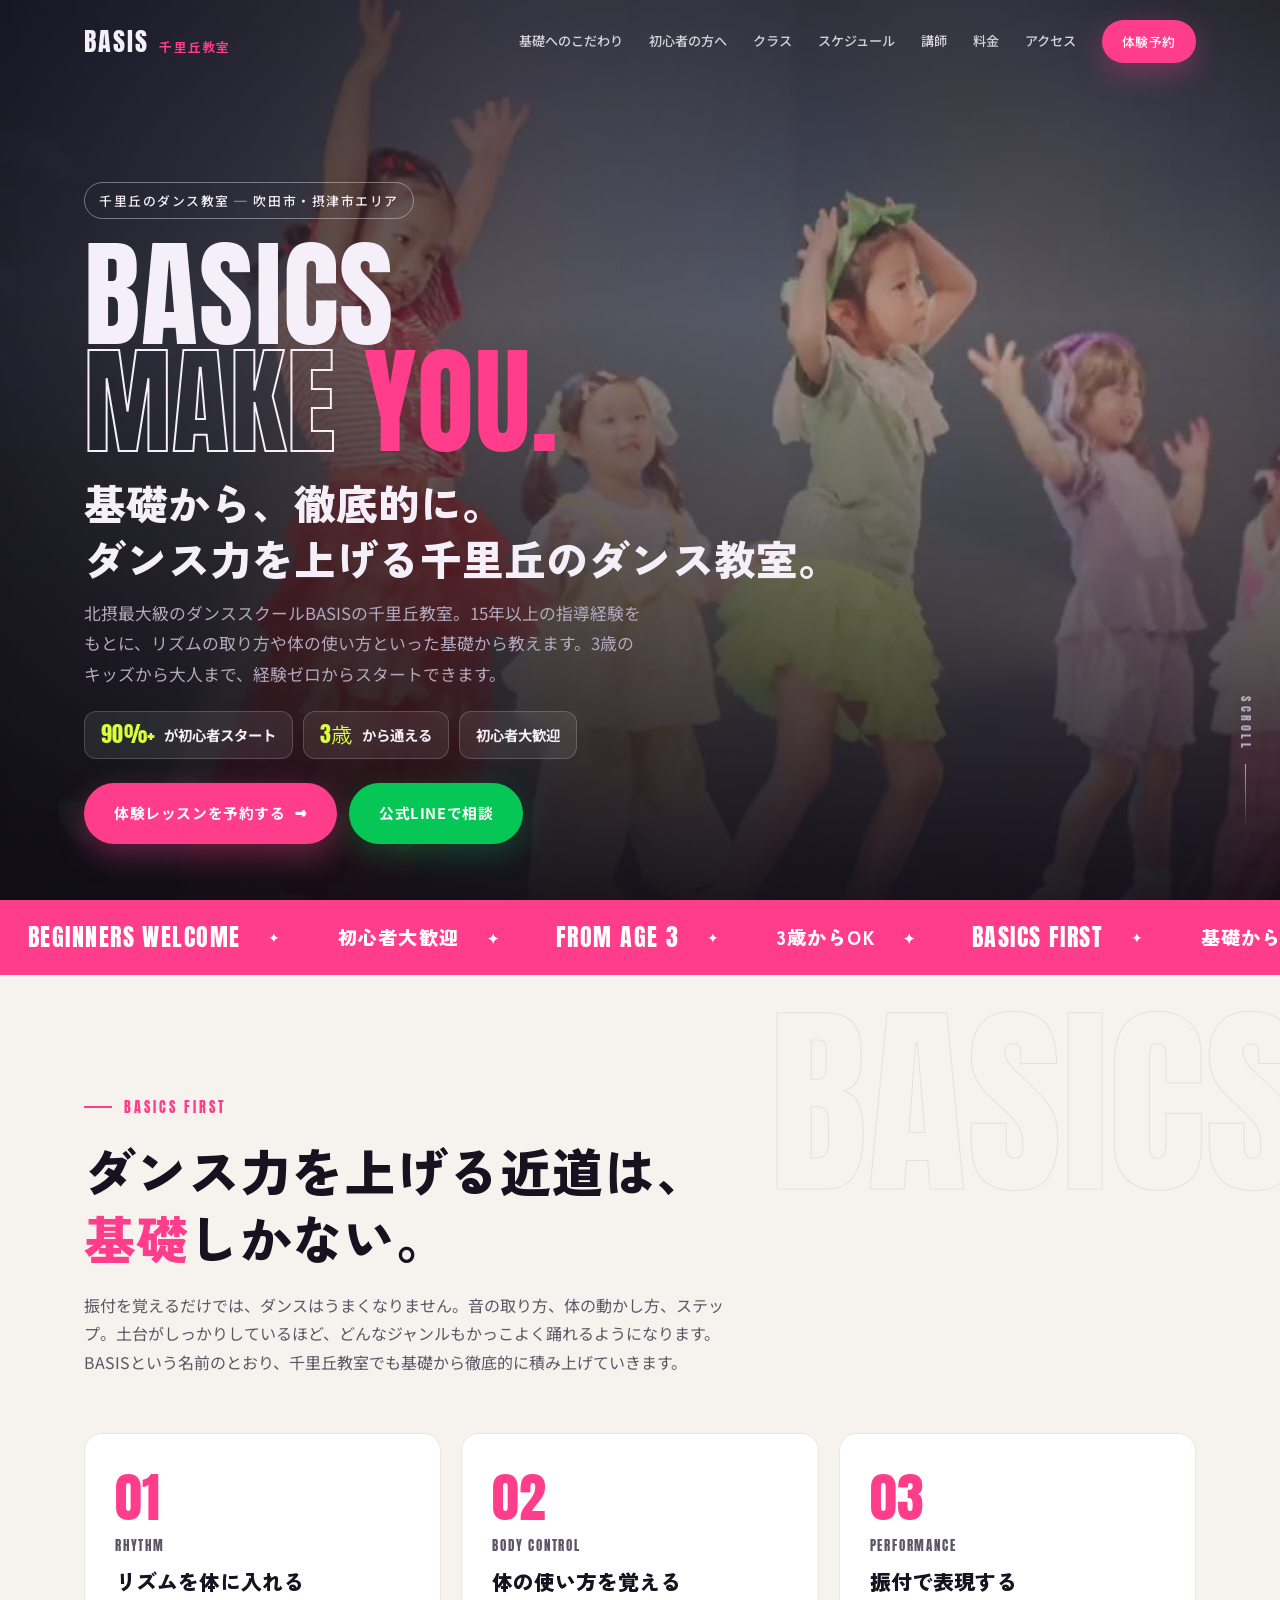
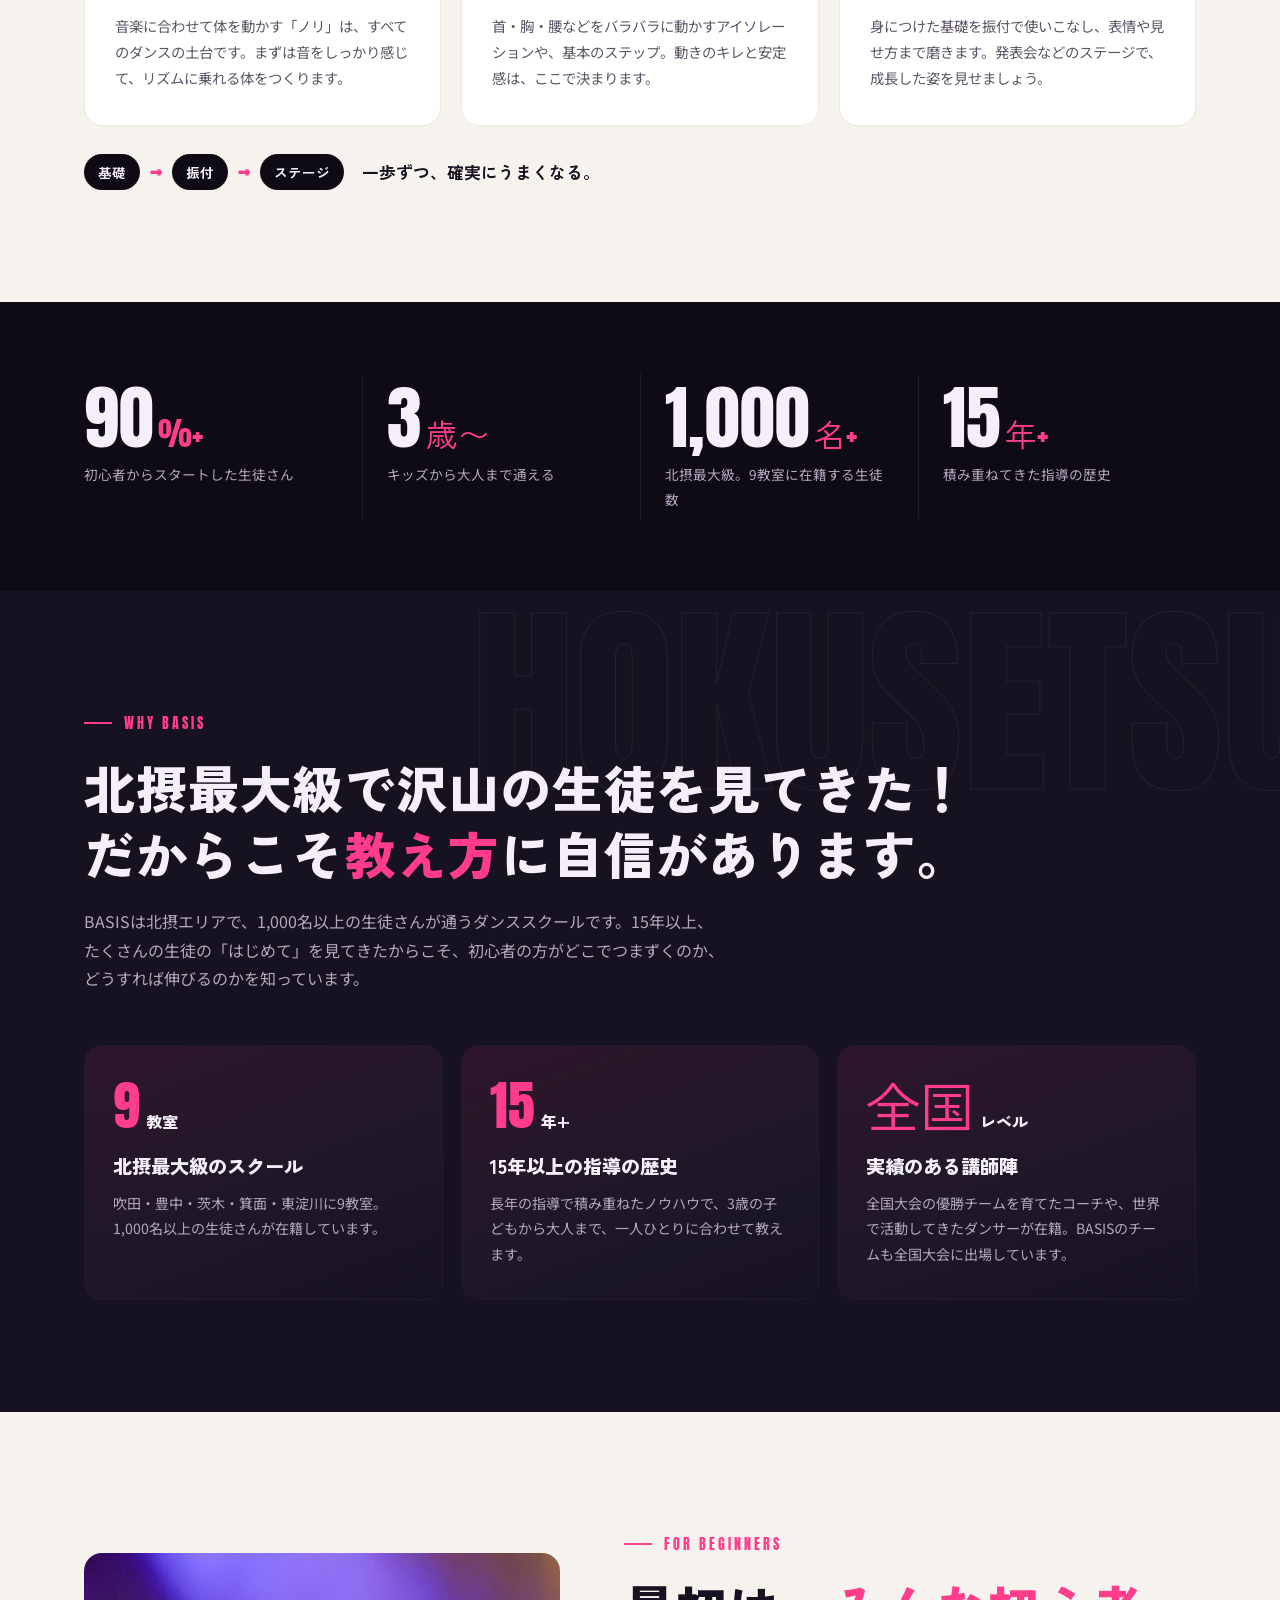
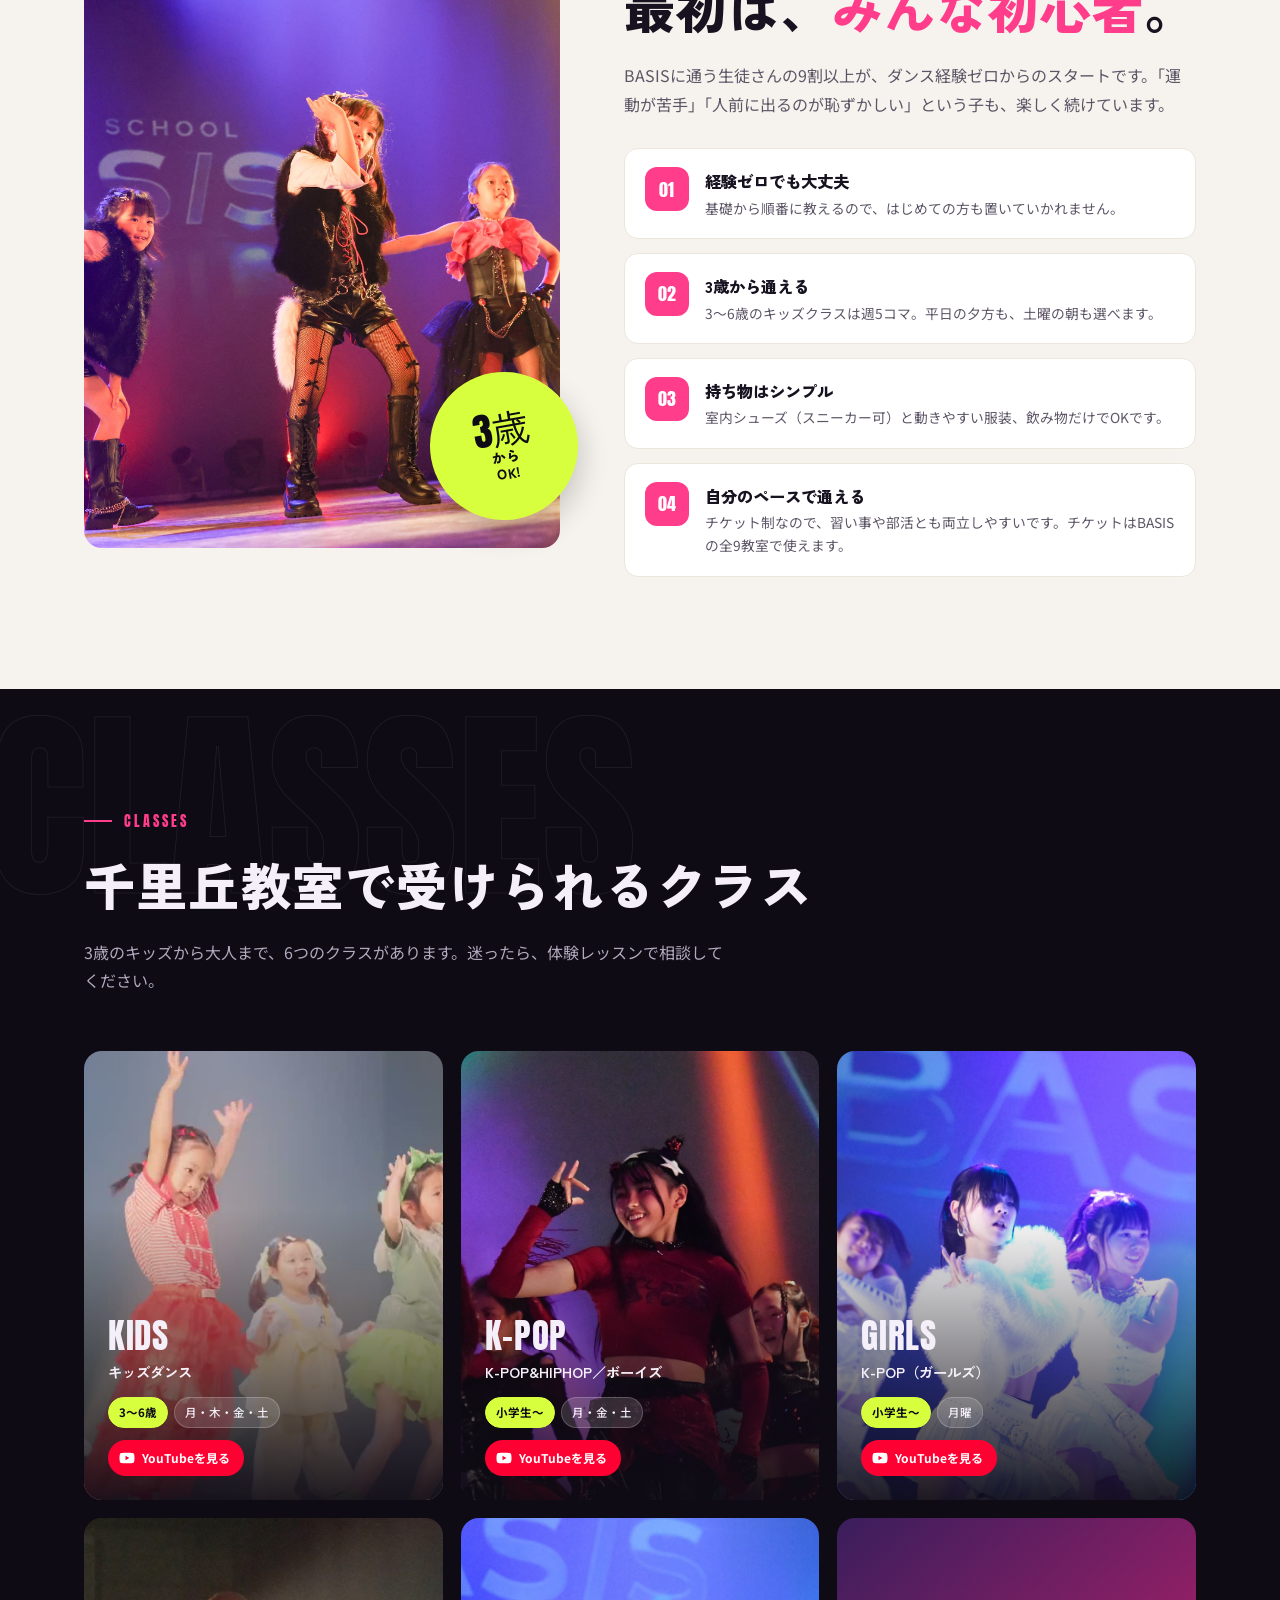
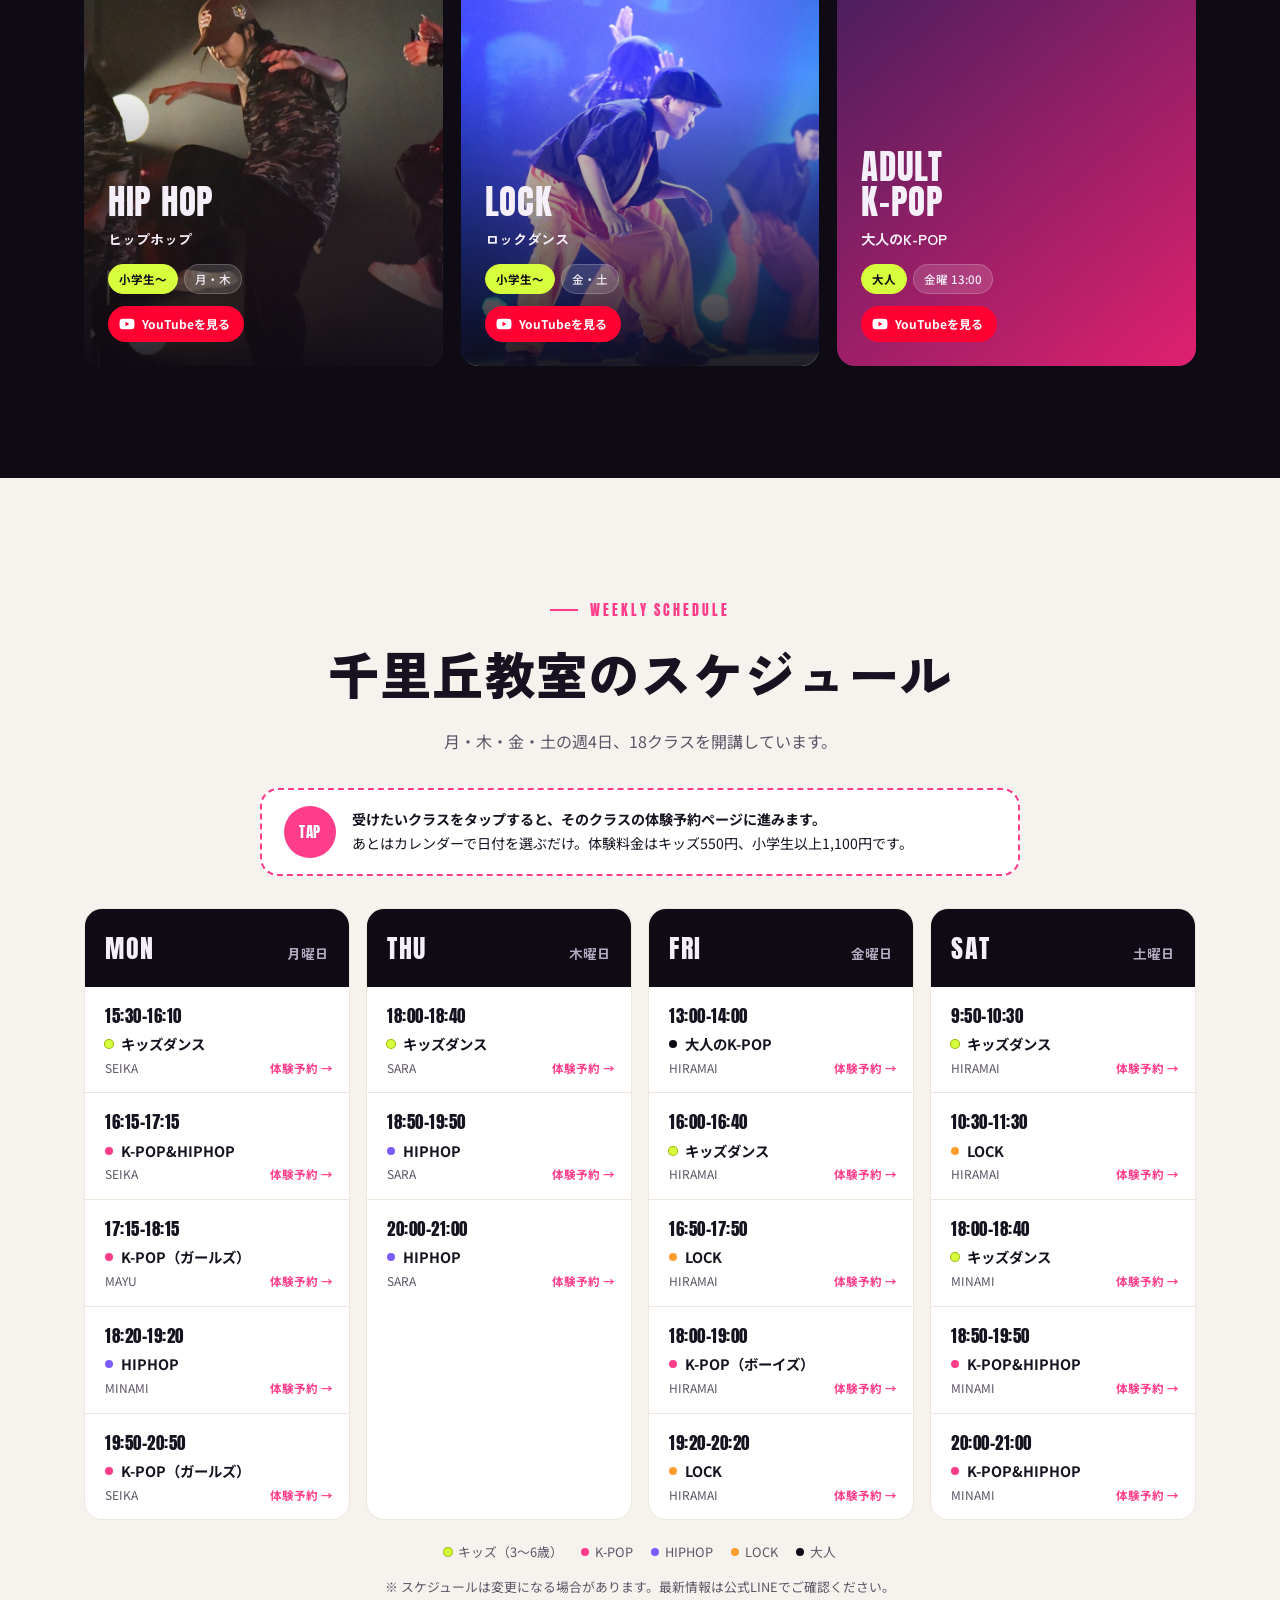
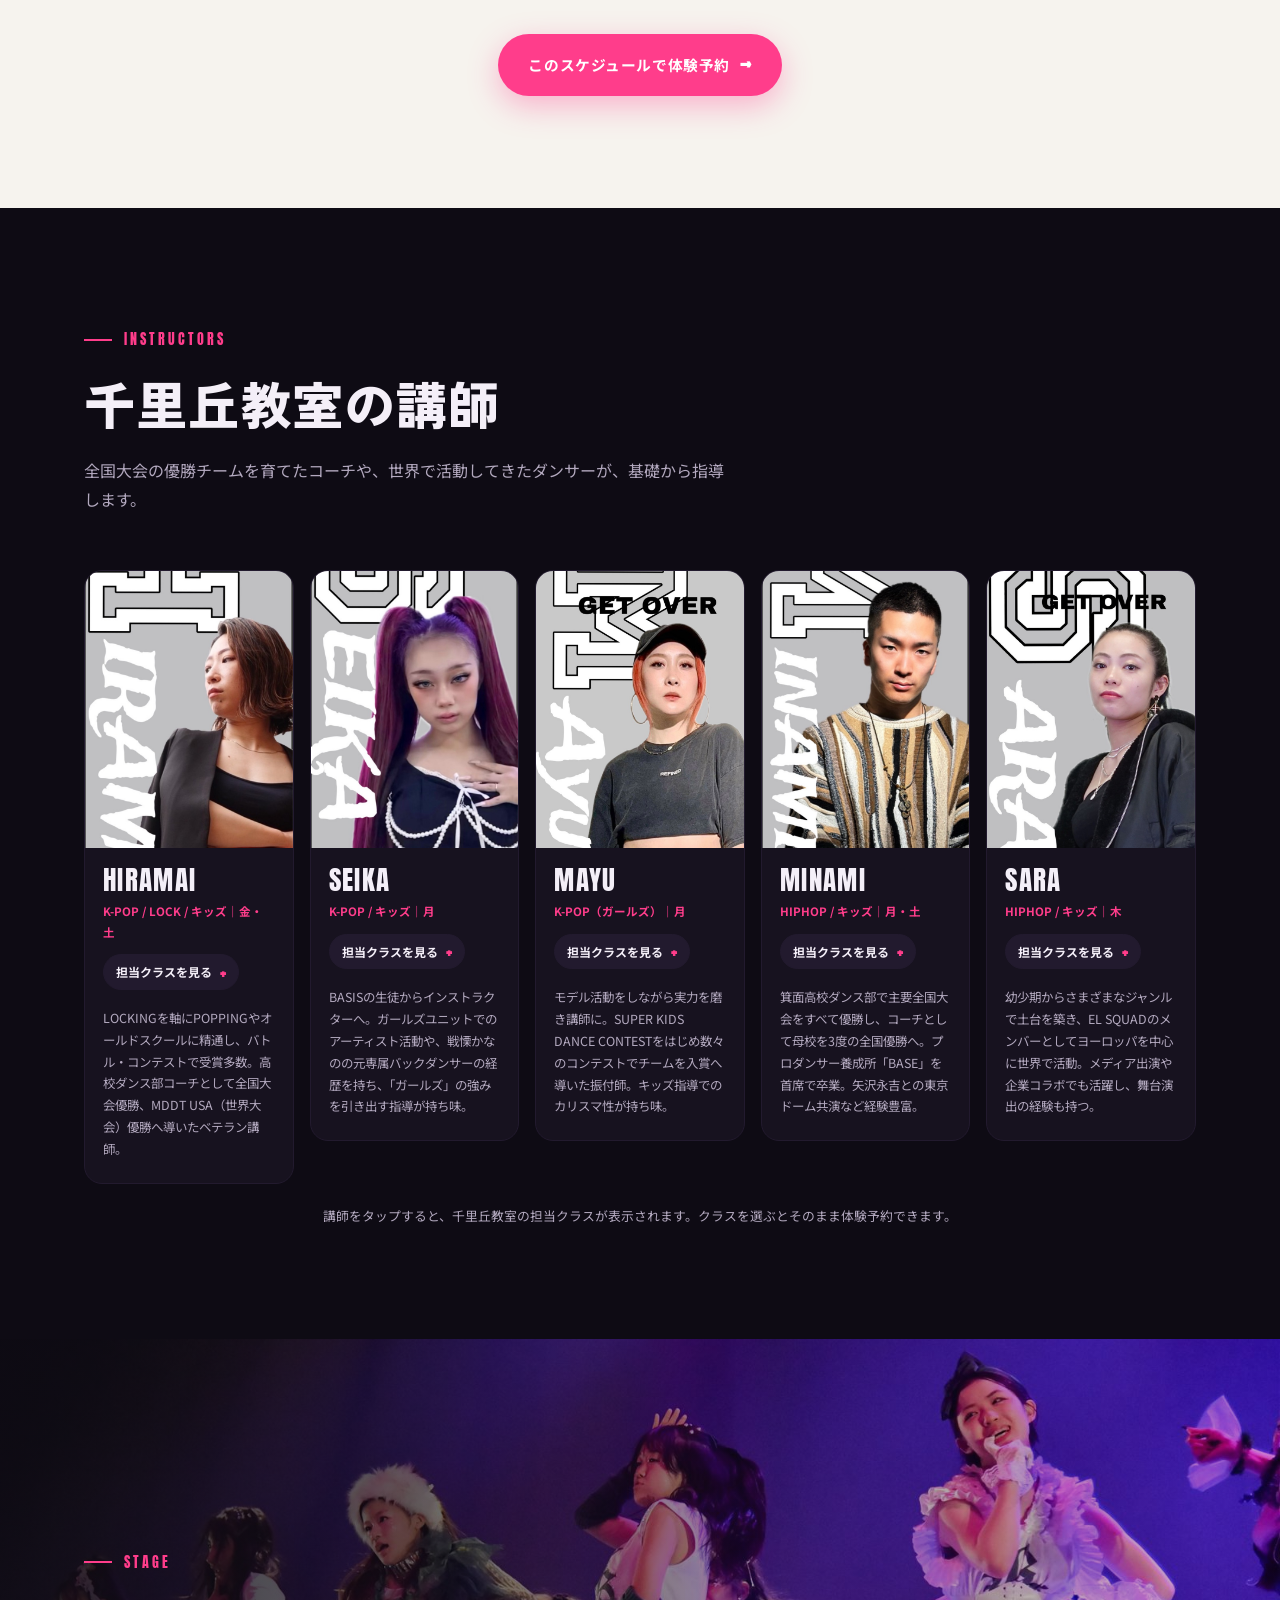
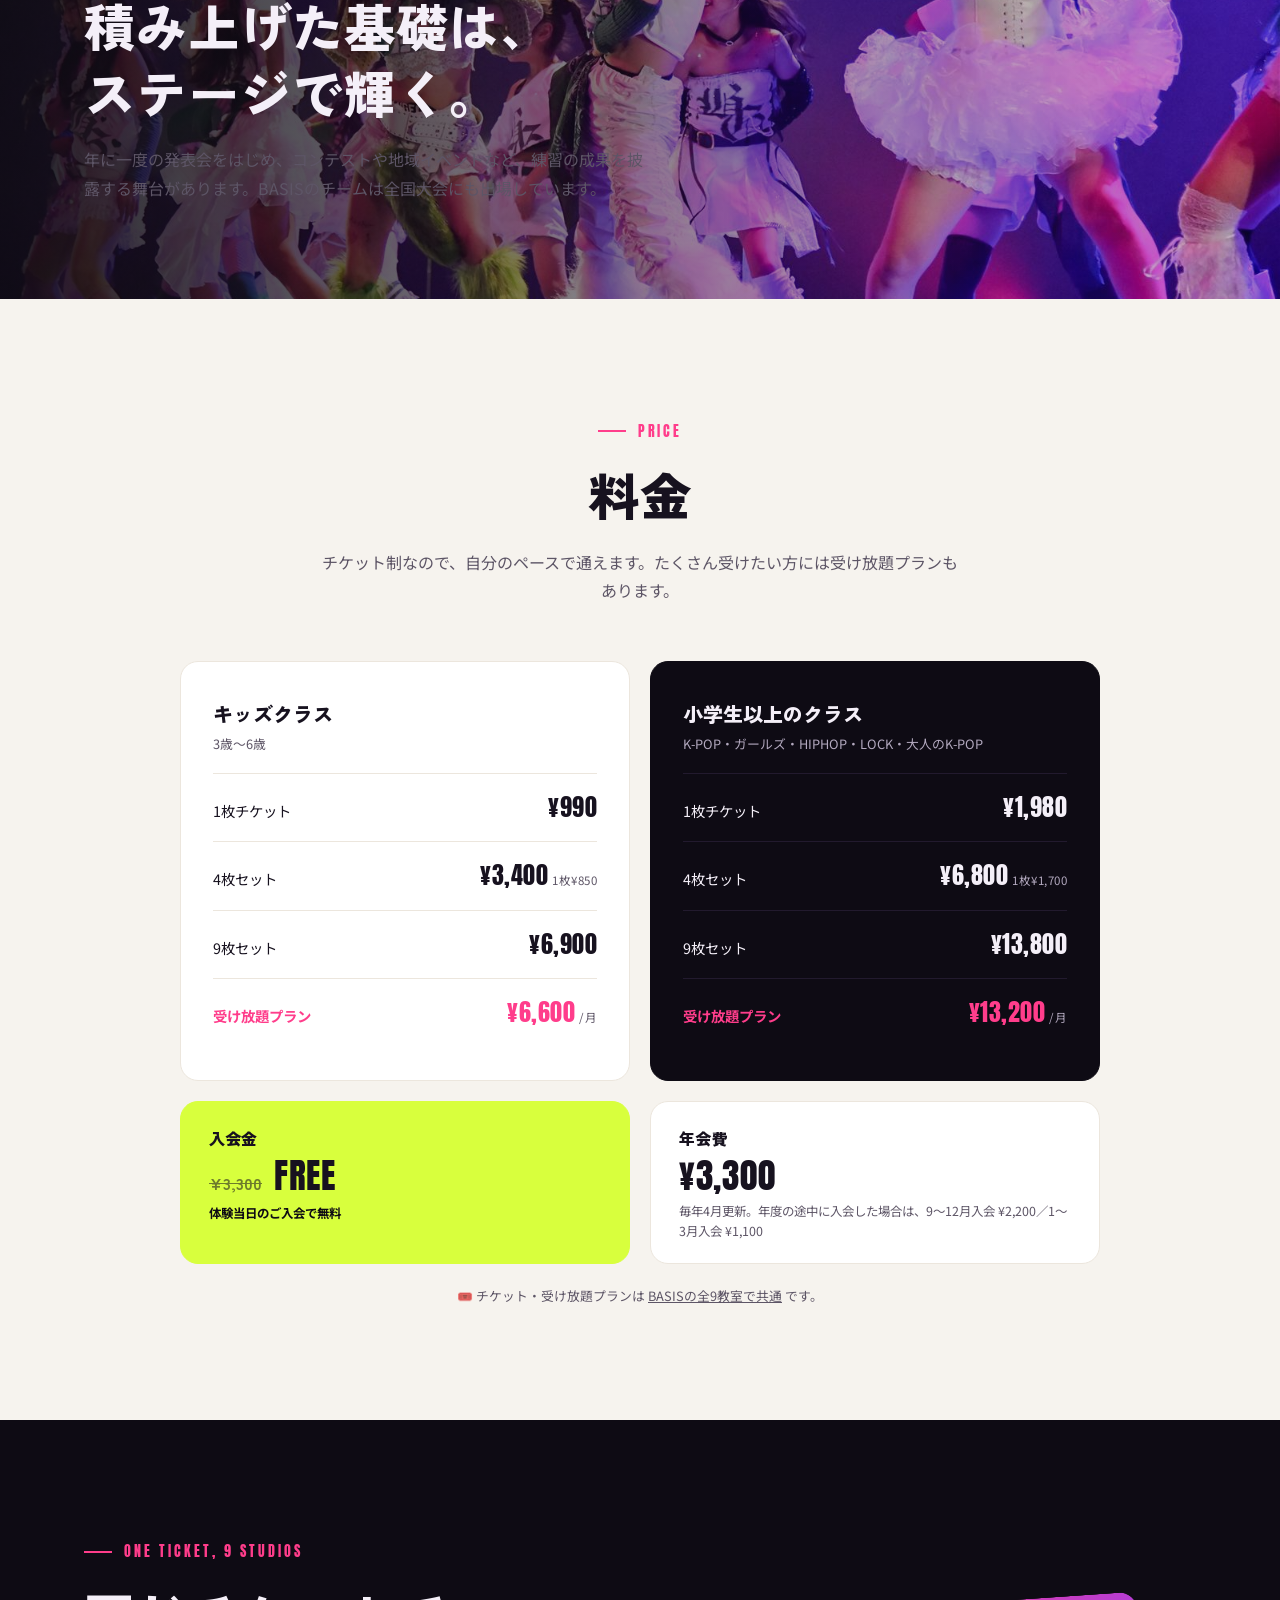
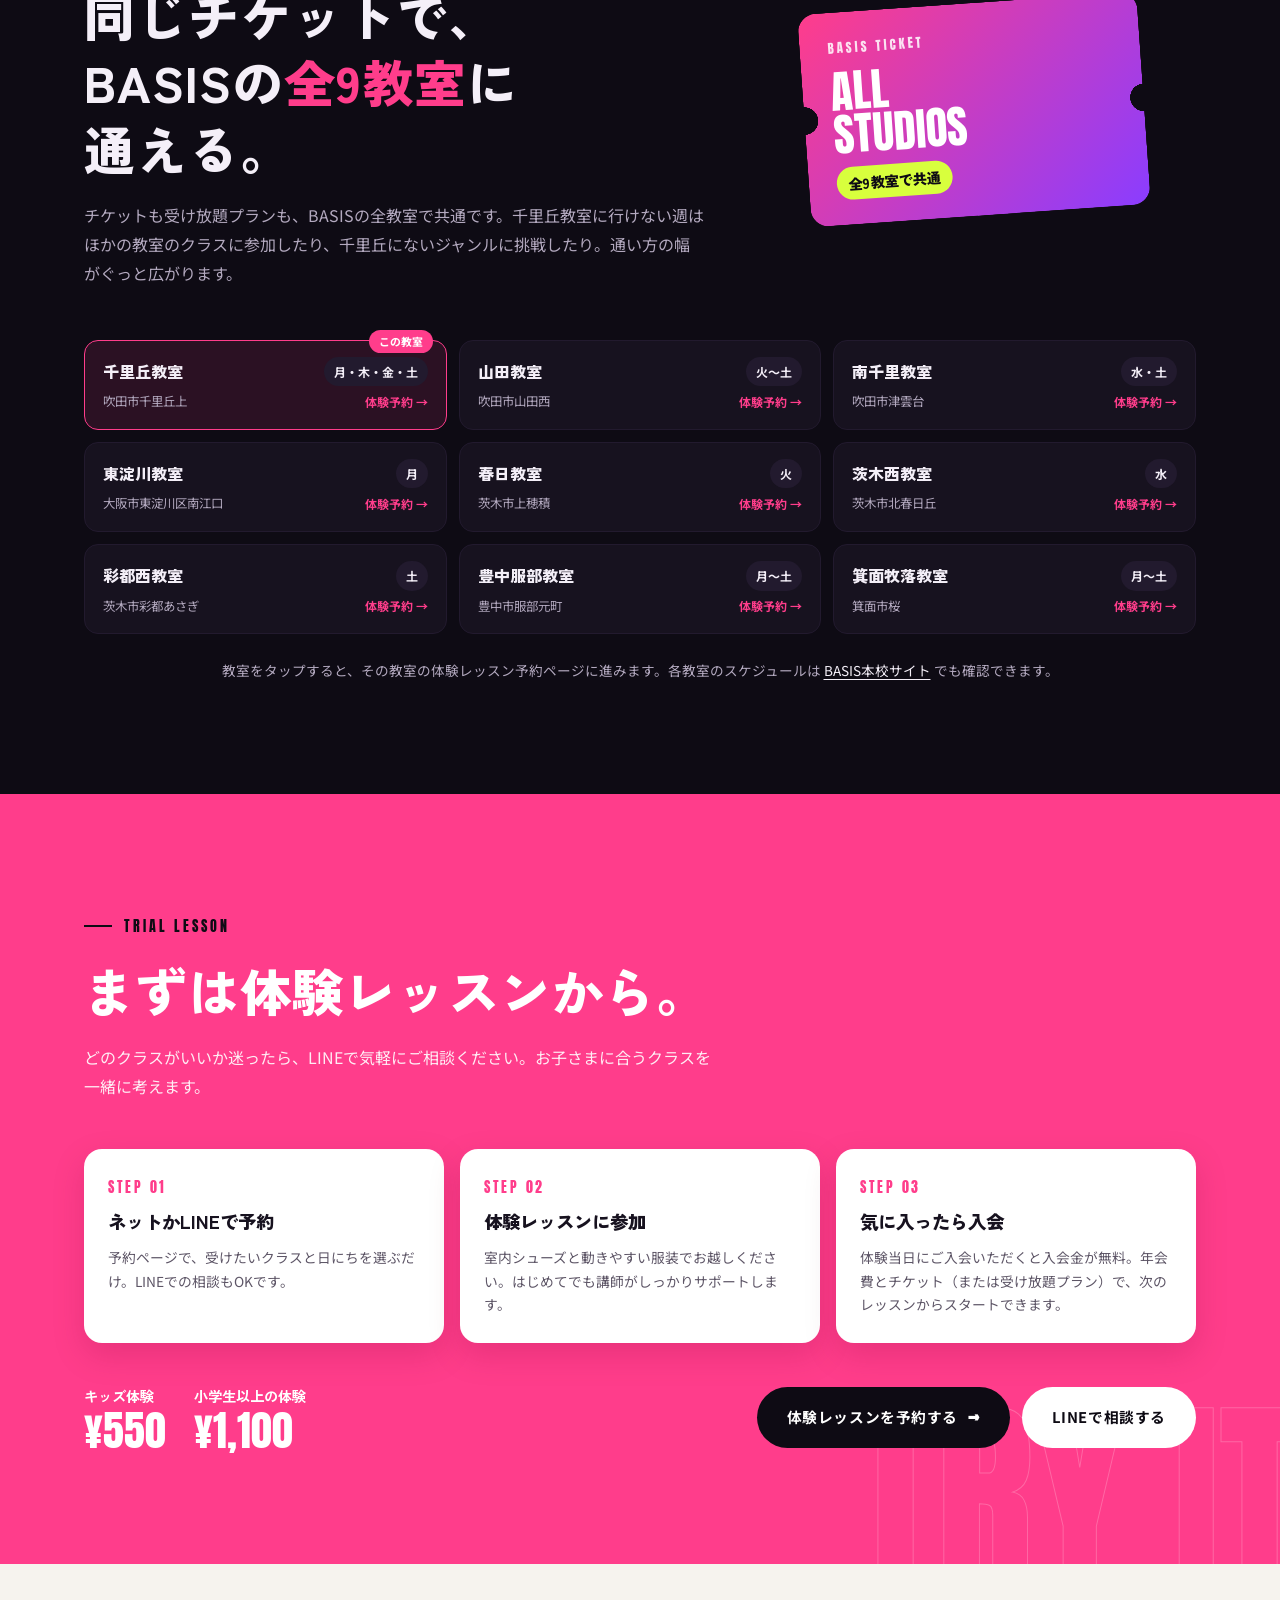
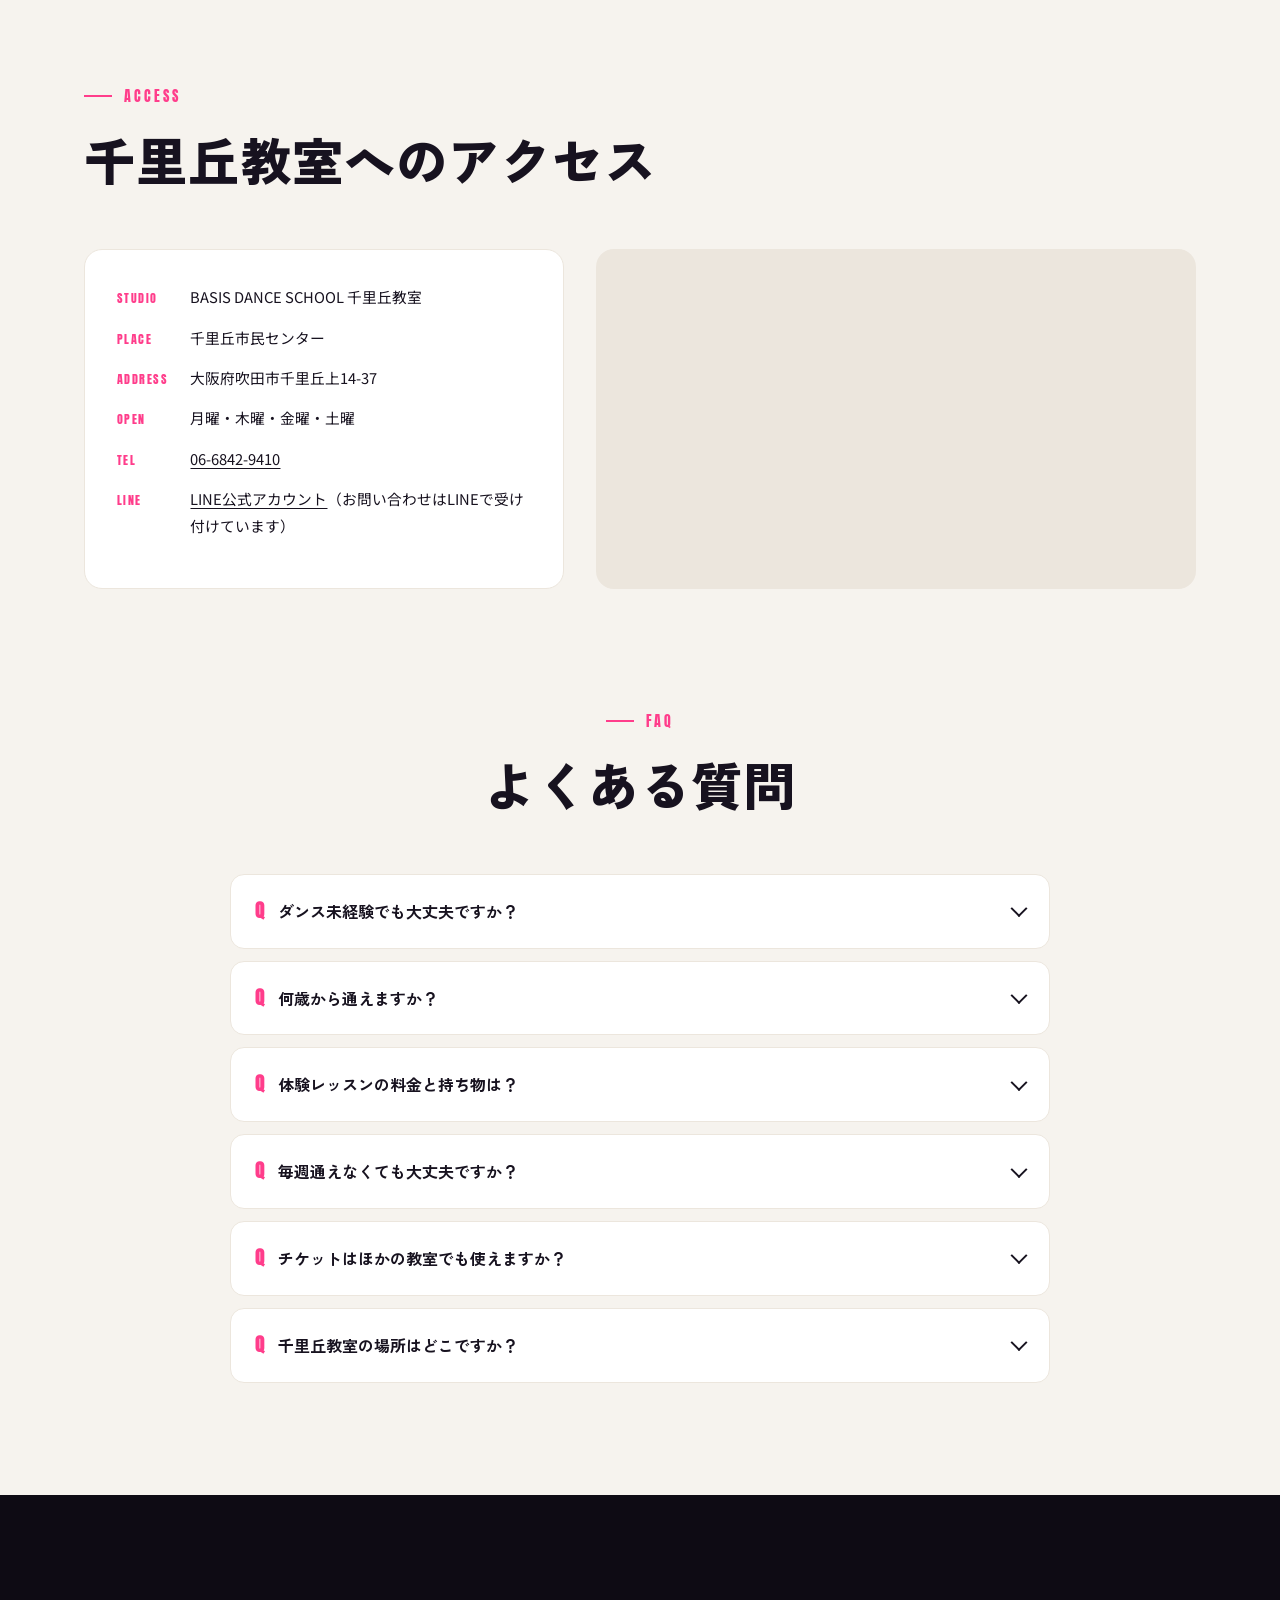
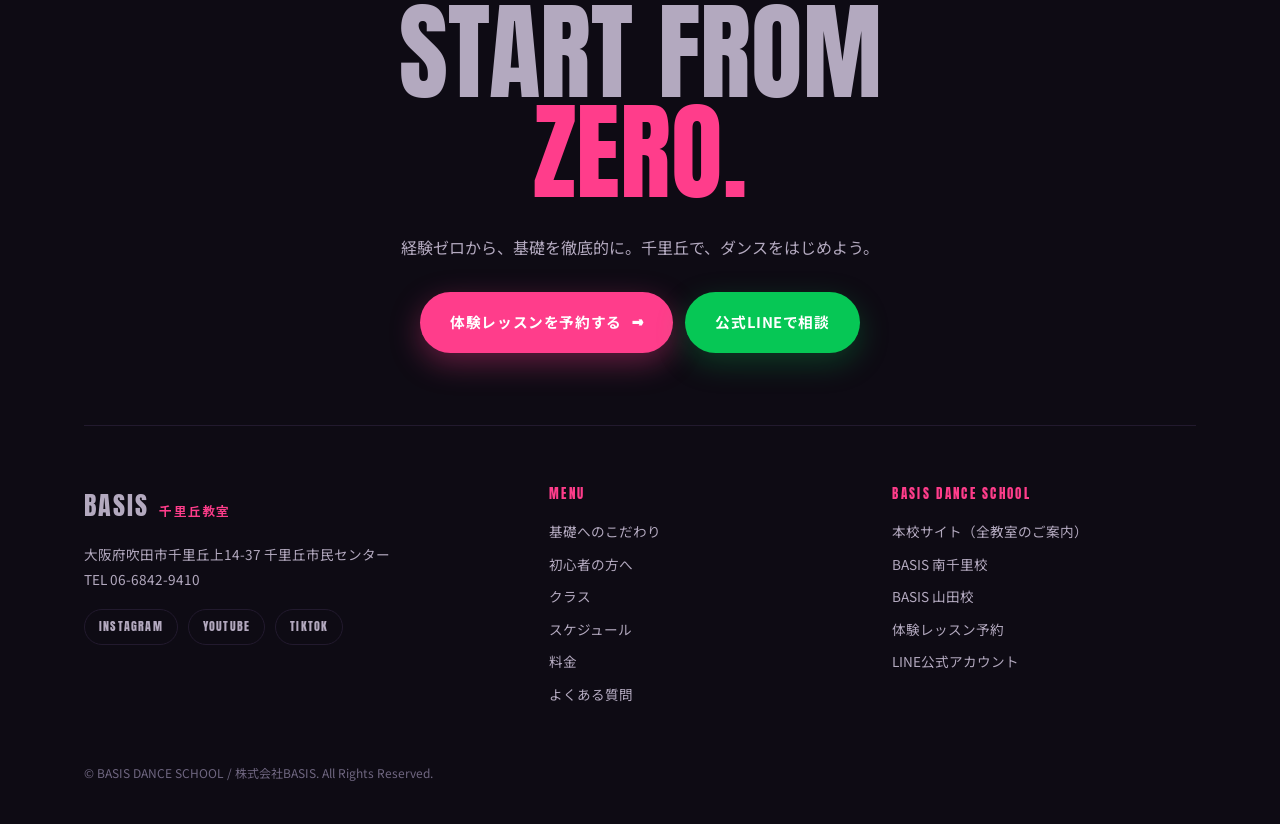
<file: index.html>
<!DOCTYPE html>
<html lang="ja">
<head>
<meta charset="UTF-8">
<meta name="viewport" content="width=device-width, initial-scale=1.0, viewport-fit=cover">
<title>千里丘のダンス教室｜BASIS DANCE SCHOOL 千里丘教室｜初心者9割・3歳から</title>
<meta name="description" content="千里丘のダンス教室 BASIS 千里丘教室。北摂最大級のダンススクールが、15年以上の指導経験で基礎から徹底的にダンス力を上げます。初心者スタートが9割以上。3歳から大人まで通えます。キッズ・K-POP・HIPHOP・LOCK・大人のK-POP。千里丘市民センターで月・木・金・土開講、体験レッスン受付中。">
<meta name="robots" content="index,follow">
<meta name="theme-color" content="#0e0b14">
<link rel="canonical" href="https://basis-settu.com/">
<meta property="og:type" content="website">
<meta property="og:site_name" content="BASIS DANCE SCHOOL 千里丘教室">
<meta property="og:title" content="千里丘のダンス教室｜BASIS 千里丘教室｜初心者9割・3歳から">
<meta property="og:description" content="基礎から徹底的に、ダンス力を上げる。初心者スタート9割以上、3歳から通える千里丘のダンス教室。">
<meta property="og:url" content="https://basis-settu.com/">
<meta property="og:image" content="https://basis-settu.com/images/ogp.jpg">
<meta property="og:locale" content="ja_JP">
<meta name="twitter:card" content="summary_large_image">
<link rel="preconnect" href="https://fonts.googleapis.com">
<link rel="preconnect" href="https://fonts.gstatic.com" crossorigin>
<link href="https://fonts.googleapis.com/css2?family=Anton&family=Noto+Sans+JP:wght@400;500;700&family=Zen+Kaku+Gothic+New:wght@700;900&display=swap" rel="stylesheet">
<link rel="stylesheet" href="main.css">
<script type="application/ld+json">
{
  "@context": "https://schema.org",
  "@type": "DanceSchool",
  "name": "BASIS DANCE SCHOOL 千里丘教室",
  "alternateName": "ダンススクールBASIS 千里丘教室",
  "description": "基礎から徹底的にダンス力を上げる、千里丘のダンス教室。初心者スタートが9割以上、3歳から通えます。",
  "url": "https://basis-settu.com/",
  "image": "https://basis-settu.com/images/ogp.jpg",
  "telephone": "+81-6-6842-9410",
  "address": {
    "@type": "PostalAddress",
    "streetAddress": "千里丘上14-37 千里丘市民センター",
    "addressLocality": "吹田市",
    "addressRegion": "大阪府",
    "addressCountry": "JP"
  },
  "areaServed": ["千里丘", "千里丘上", "千里丘中", "千里丘北", "千里丘西", "吹田市", "摂津市"],
  "openingHoursSpecification": [
    {"@type": "OpeningHoursSpecification", "dayOfWeek": "Monday", "opens": "15:30", "closes": "20:50"},
    {"@type": "OpeningHoursSpecification", "dayOfWeek": "Thursday", "opens": "18:00", "closes": "21:00"},
    {"@type": "OpeningHoursSpecification", "dayOfWeek": "Friday", "opens": "13:00", "closes": "20:20"},
    {"@type": "OpeningHoursSpecification", "dayOfWeek": "Saturday", "opens": "09:50", "closes": "21:00"}
  ],
  "parentOrganization": {
    "@type": "Organization",
    "name": "BASIS DANCE SCHOOL",
    "url": "https://www.dance-basis.com/"
  },
  "sameAs": [
    "https://www.instagram.com/danceschool_basis/",
    "https://www.youtube.com/@BasisDance",
    "https://www.tiktok.com/@basis.channel"
  ]
}
</script>
<script type="application/ld+json">
{
  "@context": "https://schema.org",
  "@type": "FAQPage",
  "mainEntity": [
    {"@type": "Question", "name": "ダンス未経験でも大丈夫ですか？", "acceptedAnswer": {"@type": "Answer", "text": "大丈夫です。BASISの生徒さんは9割以上が初心者スタートです。千里丘教室でも基礎から丁寧にレッスンします。"}},
    {"@type": "Question", "name": "何歳から通えますか？", "acceptedAnswer": {"@type": "Answer", "text": "3歳から通えます。キッズクラスは3歳〜6歳が対象で、小学生以上はK-POP・HIPHOP・LOCKなどのクラスに参加できます。大人向けの「大人のK-POP」クラスもあります。"}},
    {"@type": "Question", "name": "体験レッスンの料金と持ち物は？", "acceptedAnswer": {"@type": "Answer", "text": "体験レッスンは小学生以上1,100円、キッズ550円です。室内シューズ（スニーカー可）と動きやすい服装、飲み物をお持ちください。"}},
    {"@type": "Question", "name": "毎週通えなくても大丈夫ですか？", "acceptedAnswer": {"@type": "Answer", "text": "チケット制なので、ご都合に合わせて通えます。たくさん受けたい方には月額の受け放題プランもあります。"}},
    {"@type": "Question", "name": "チケットはほかの教室でも使えますか？", "acceptedAnswer": {"@type": "Answer", "text": "使えます。チケットも受け放題プランも、山田・南千里・豊中服部など、BASISの全9教室で共通です。"}},
    {"@type": "Question", "name": "千里丘教室の場所はどこですか？", "acceptedAnswer": {"@type": "Answer", "text": "吹田市千里丘上14-37の千里丘市民センターでレッスンしています。"}}
  ]
}
</script>
</head>
<body>

<!-- HEADER -->
<header id="header">
  <div class="container inner">
    <a href="#hero" class="logo" aria-label="BASIS 千里丘教室 トップへ">
      <span class="logo-en">BASIS</span><span class="logo-ja">千里丘教室</span>
    </a>
    <nav class="nav" aria-label="メインメニュー">
      <a href="#concept">基礎へのこだわり</a>
      <a href="#beginner">初心者の方へ</a>
      <a href="#classes">クラス</a>
      <a href="#schedule">スケジュール</a>
      <a href="#instructors">講師</a>
      <a href="#price">料金</a>
      <a href="#access">アクセス</a>
      <a href="https://dance-basis.web.app/booking/1" class="btn btn-pink">体験予約</a>
    </nav>
    <button class="burger" id="burger" aria-label="メニューを開く" aria-expanded="false" aria-controls="drawer">
      <span></span><span></span><span></span>
    </button>
  </div>
</header>

<div class="drawer" id="drawer">
  <a class="dl" href="#concept">基礎へのこだわり <small>CONCEPT</small></a>
  <a class="dl" href="#beginner">初心者の方へ <small>BEGINNERS</small></a>
  <a class="dl" href="#classes">クラス <small>CLASSES</small></a>
  <a class="dl" href="#schedule">スケジュール <small>SCHEDULE</small></a>
  <a class="dl" href="#instructors">講師 <small>INSTRUCTORS</small></a>
  <a class="dl" href="#price">料金 <small>PRICE</small></a>
  <a class="dl" href="#studios">全教室共通チケット <small>9 STUDIOS</small></a>
  <a class="dl" href="#access">アクセス <small>ACCESS</small></a>
  <a class="dl" href="#faq">よくある質問 <small>FAQ</small></a>
  <div class="btns">
    <a href="https://dance-basis.web.app/booking/1" class="btn btn-pink">体験レッスンを予約する</a>
    <a href="https://lin.ee/OultFYP" class="btn btn-line" target="_blank" rel="noopener">公式LINEで相談する</a>
  </div>
</div>

<main>

<!-- HERO -->
<section id="hero">
  <div class="hero-media" aria-hidden="true">
    <video autoplay muted loop playsinline preload="metadata" poster="images/ogp.jpg">
      <source src="images/hero.mp4" type="video/mp4">
    </video>
  </div>
  <div class="container hero-content">
    <span class="hero-tag">千里丘のダンス教室 ─ 吹田市・摂津市エリア</span>
    <p class="hero-en" aria-hidden="true">Basics<br><span class="outline">make</span> <span class="pink">you.</span></p>
    <h1 class="hero-ja">基礎から、徹底的に。<br><span class="nw">ダンス力を上げる</span><span class="nw">千里丘のダンス教室。</span></h1>
    <p class="hero-sub">北摂最大級のダンススクールBASISの千里丘教室。15年以上の指導経験をもとに、リズムの取り方や体の使い方といった基礎から教えます。3歳のキッズから大人まで、経験ゼロからスタートできます。</p>
    <div class="hero-badges">
      <span class="badge"><b>90%+</b>が初心者スタート</span>
      <span class="badge"><b>3歳</b>から通える</span>
      <span class="badge">初心者大歓迎</span>
    </div>
    <div class="hero-ctas">
      <a href="https://dance-basis.web.app/booking/1" class="btn btn-pink">体験レッスンを予約する <span class="arrow">→</span></a>
      <a href="https://lin.ee/OultFYP" class="btn btn-line" target="_blank" rel="noopener">公式LINEで相談</a>
    </div>
  </div>
  <span class="scroll-cue" aria-hidden="true">SCROLL</span>
</section>

<!-- MARQUEE -->
<div class="marquee" aria-hidden="true">
  <div class="marquee-track">
    <span>BEGINNERS WELCOME</span><span class="ja">初心者大歓迎</span><span>FROM AGE 3</span><span class="ja">3歳からOK</span><span>BASICS FIRST</span><span class="ja">基礎から徹底的に</span>
    <span>BEGINNERS WELCOME</span><span class="ja">初心者大歓迎</span><span>FROM AGE 3</span><span class="ja">3歳からOK</span><span>BASICS FIRST</span><span class="ja">基礎から徹底的に</span>
  </div>
</div>

<!-- CONCEPT -->
<section id="concept">
  <span class="ghost-word" aria-hidden="true">BASICS</span>
  <div class="container">
    <div class="concept-head rv">
      <span class="eyebrow">Basics First</span>
      <h2 class="h2"><span class="nw">ダンス力を上げる</span><span class="nw">近道は、</span><br><span class="hl">基礎</span>しかない。</h2>
      <p class="lead">振付を覚えるだけでは、ダンスはうまくなりません。音の取り方、体の動かし方、ステップ。土台がしっかりしているほど、どんなジャンルもかっこよく踊れるようになります。BASISという名前のとおり、千里丘教室でも基礎から徹底的に積み上げていきます。</p>
    </div>
    <div class="pillars">
      <div class="pillar rv">
        <div class="pillar-num">01</div>
        <div class="pillar-en">RHYTHM</div>
        <h3>リズムを体に入れる</h3>
        <p>音楽に合わせて体を動かす「ノリ」は、すべてのダンスの土台です。まずは音をしっかり感じて、リズムに乗れる体をつくります。</p>
      </div>
      <div class="pillar rv" style="transition-delay:.08s">
        <div class="pillar-num">02</div>
        <div class="pillar-en">BODY CONTROL</div>
        <h3>体の使い方を覚える</h3>
        <p>首・胸・腰などをバラバラに動かすアイソレーションや、基本のステップ。動きのキレと安定感は、ここで決まります。</p>
      </div>
      <div class="pillar rv" style="transition-delay:.16s">
        <div class="pillar-num">03</div>
        <div class="pillar-en">PERFORMANCE</div>
        <h3>振付で表現する</h3>
        <p>身につけた基礎を振付で使いこなし、表情や見せ方まで磨きます。発表会などのステージで、成長した姿を見せましょう。</p>
      </div>
    </div>
    <div class="concept-note rv">
      <div class="flow"><span>基礎</span><i>→</i><span>振付</span><i>→</i><span>ステージ</span></div>
      <span>一歩ずつ、確実にうまくなる。</span>
    </div>
  </div>
</section>

<!-- NUMBERS -->
<div class="numbers">
  <div class="container numbers-grid">
    <div class="num rv"><div class="num-val">90<small>%+</small></div><div class="num-label">初心者からスタートした生徒さん</div></div>
    <div class="num rv" style="transition-delay:.06s"><div class="num-val">3<small>歳〜</small></div><div class="num-label">キッズから大人まで通える</div></div>
    <div class="num rv" style="transition-delay:.12s"><div class="num-val">1,000<small>名+</small></div><div class="num-label">北摂最大級。9教室に在籍する生徒数</div></div>
    <div class="num rv" style="transition-delay:.18s"><div class="num-val">15<small>年+</small></div><div class="num-label">積み重ねてきた指導の歴史</div></div>
  </div>
</div>

<!-- TRUST -->
<section id="trust" class="dark">
  <span class="ghost-word" aria-hidden="true">HOKUSETSU</span>
  <div class="container">
    <div class="rv" style="position:relative;">
      <span class="eyebrow">Why BASIS</span>
      <h2 class="h2"><span class="nw">北摂最大級で</span><span class="nw">沢山の生徒を見てきた！</span><br><span class="nw">だからこそ</span><span class="nw"><span class="hl">教え方</span>に自信があります。</span></h2>
      <p class="lead">BASISは北摂エリアで、1,000名以上の生徒さんが通うダンススクールです。15年以上、たくさんの生徒の「はじめて」を見てきたからこそ、初心者の方がどこでつまずくのか、どうすれば伸びるのかを知っています。</p>
    </div>
    <div class="trust-grid">
      <div class="trust-card rv">
        <div class="trust-val">9<small>教室</small></div>
        <h3>北摂最大級のスクール</h3>
        <p>吹田・豊中・茨木・箕面・東淀川に9教室。1,000名以上の生徒さんが在籍しています。</p>
      </div>
      <div class="trust-card rv" style="transition-delay:.08s">
        <div class="trust-val">15<small>年+</small></div>
        <h3>15年以上の指導の歴史</h3>
        <p>長年の指導で積み重ねたノウハウで、3歳の子どもから大人まで、一人ひとりに合わせて教えます。</p>
      </div>
      <div class="trust-card rv" style="transition-delay:.16s">
        <div class="trust-val">全国<small>レベル</small></div>
        <h3>実績のある講師陣</h3>
        <p>全国大会の優勝チームを育てたコーチや、世界で活動してきたダンサーが在籍。BASISのチームも全国大会に出場しています。</p>
      </div>
    </div>
  </div>
</section>

<!-- BEGINNER -->
<section id="beginner">
  <div class="container split">
    <div class="photo-stack rv">
      <img class="main" src="images/kids.jpg" alt="発表会のステージで踊るBASISのキッズダンサー" loading="lazy" width="1600" height="2400">
      <div class="sticker"><div><b>3歳</b>から<br>OK!</div></div>
    </div>
    <div class="rv" style="transition-delay:.1s">
      <span class="eyebrow">For Beginners</span>
      <h2 class="h2" style="white-space:nowrap;">最初は、<span class="hl">みんな初心者</span>。</h2>
      <p class="lead">BASISに通う生徒さんの9割以上が、ダンス経験ゼロからのスタートです。「運動が苦手」「人前に出るのが恥ずかしい」という子も、楽しく続けています。</p>
      <div class="checks">
        <div class="check">
          <div class="check-icon">01</div>
          <div><h3>経験ゼロでも大丈夫</h3><p>基礎から順番に教えるので、はじめての方も置いていかれません。</p></div>
        </div>
        <div class="check">
          <div class="check-icon">02</div>
          <div><h3>3歳から通える</h3><p>3〜6歳のキッズクラスは週5コマ。平日の夕方も、土曜の朝も選べます。</p></div>
        </div>
        <div class="check">
          <div class="check-icon">03</div>
          <div><h3>持ち物はシンプル</h3><p>室内シューズ（スニーカー可）と動きやすい服装、飲み物だけでOKです。</p></div>
        </div>
        <div class="check">
          <div class="check-icon">04</div>
          <div><h3>自分のペースで通える</h3><p>チケット制なので、習い事や部活とも両立しやすいです。チケットはBASISの全9教室で使えます。</p></div>
        </div>
      </div>
    </div>
  </div>
</section>

<!-- CLASSES -->
<section id="classes" class="dark">
  <span class="ghost-word" aria-hidden="true">CLASSES</span>
  <div class="container">
    <div class="rv" style="position:relative;">
      <span class="eyebrow">Classes</span>
      <h2 class="h2">千里丘教室で受けられるクラス</h2>
      <p class="lead">3歳のキッズから大人まで、6つのクラスがあります。迷ったら、体験レッスンで相談してください。</p>
    </div>
    <div class="class-grid">
      <article class="class-card rv">
        <img src="images/ogp.jpg" alt="キッズダンスクラスのステージ" loading="lazy" style="object-position:40% 50%;">
        <div class="class-body">
          <div class="class-name">KIDS</div>
          <div class="class-ja">キッズダンス</div>
          <div class="class-meta"><span class="age">3〜6歳</span><span>月・木・金・土</span></div>
          <a class="yt-btn" href="https://www.youtube.com/watch?v=nlOiJKASSUs" target="_blank" rel="noopener"><svg viewBox="0 0 24 24" aria-hidden="true"><path d="M21.6 7.2a2.5 2.5 0 0 0-1.8-1.8C18.3 5 12 5 12 5s-6.3 0-7.8.4A2.5 2.5 0 0 0 2.4 7.2 26 26 0 0 0 2 12a26 26 0 0 0 .4 4.8 2.5 2.5 0 0 0 1.8 1.8C5.7 19 12 19 12 19s6.3 0 7.8-.4a2.5 2.5 0 0 0 1.8-1.8A26 26 0 0 0 22 12a26 26 0 0 0-.4-4.8zM10 15V9l5.2 3z"/></svg>YouTubeを見る</a>
        </div>
      </article>
      <article class="class-card rv" style="transition-delay:.06s">
        <img src="images/k-pop.jpg" alt="K-POPクラスのステージ" loading="lazy" style="object-position:55% 40%;">
        <div class="class-body">
          <div class="class-name">K-POP</div>
          <div class="class-ja">K-POP&amp;HIPHOP／ボーイズ</div>
          <div class="class-meta"><span class="age">小学生〜</span><span>月・金・土</span></div>
          <a class="yt-btn" href="https://www.youtube.com/watch?v=RaWE72YHX9M" target="_blank" rel="noopener"><svg viewBox="0 0 24 24" aria-hidden="true"><path d="M21.6 7.2a2.5 2.5 0 0 0-1.8-1.8C18.3 5 12 5 12 5s-6.3 0-7.8.4A2.5 2.5 0 0 0 2.4 7.2 26 26 0 0 0 2 12a26 26 0 0 0 .4 4.8 2.5 2.5 0 0 0 1.8 1.8C5.7 19 12 19 12 19s6.3 0 7.8-.4a2.5 2.5 0 0 0 1.8-1.8A26 26 0 0 0 22 12a26 26 0 0 0-.4-4.8zM10 15V9l5.2 3z"/></svg>YouTubeを見る</a>
        </div>
      </article>
      <article class="class-card rv" style="transition-delay:.12s">
        <img src="images/girls.jpg" alt="ガールズクラスのステージ" loading="lazy" style="object-position:50% 30%;">
        <div class="class-body">
          <div class="class-name">GIRLS</div>
          <div class="class-ja">K-POP（ガールズ）</div>
          <div class="class-meta"><span class="age">小学生〜</span><span>月曜</span></div>
          <a class="yt-btn" href="https://www.youtube.com/watch?v=t7RKkAeiqAU" target="_blank" rel="noopener"><svg viewBox="0 0 24 24" aria-hidden="true"><path d="M21.6 7.2a2.5 2.5 0 0 0-1.8-1.8C18.3 5 12 5 12 5s-6.3 0-7.8.4A2.5 2.5 0 0 0 2.4 7.2 26 26 0 0 0 2 12a26 26 0 0 0 .4 4.8 2.5 2.5 0 0 0 1.8 1.8C5.7 19 12 19 12 19s6.3 0 7.8-.4a2.5 2.5 0 0 0 1.8-1.8A26 26 0 0 0 22 12a26 26 0 0 0-.4-4.8zM10 15V9l5.2 3z"/></svg>YouTubeを見る</a>
        </div>
      </article>
      <article class="class-card rv">
        <img src="images/hiphop.jpg" alt="HIPHOPクラスのステージ" loading="lazy" style="object-position:55% 40%;">
        <div class="class-body">
          <div class="class-name">HIP HOP</div>
          <div class="class-ja">ヒップホップ</div>
          <div class="class-meta"><span class="age">小学生〜</span><span>月・木</span></div>
          <a class="yt-btn" href="https://www.youtube.com/watch?v=xlgJAfkkxZg" target="_blank" rel="noopener"><svg viewBox="0 0 24 24" aria-hidden="true"><path d="M21.6 7.2a2.5 2.5 0 0 0-1.8-1.8C18.3 5 12 5 12 5s-6.3 0-7.8.4A2.5 2.5 0 0 0 2.4 7.2 26 26 0 0 0 2 12a26 26 0 0 0 .4 4.8 2.5 2.5 0 0 0 1.8 1.8C5.7 19 12 19 12 19s6.3 0 7.8-.4a2.5 2.5 0 0 0 1.8-1.8A26 26 0 0 0 22 12a26 26 0 0 0-.4-4.8zM10 15V9l5.2 3z"/></svg>YouTubeを見る</a>
        </div>
      </article>
      <article class="class-card rv" style="transition-delay:.06s">
        <img src="images/lock.jpg" alt="LOCKクラスのステージ" loading="lazy" style="object-position:50% 50%;">
        <div class="class-body">
          <div class="class-name">LOCK</div>
          <div class="class-ja">ロックダンス</div>
          <div class="class-meta"><span class="age">小学生〜</span><span>金・土</span></div>
          <a class="yt-btn" href="https://www.youtube.com/watch?v=rpKc6djFi_E" target="_blank" rel="noopener"><svg viewBox="0 0 24 24" aria-hidden="true"><path d="M21.6 7.2a2.5 2.5 0 0 0-1.8-1.8C18.3 5 12 5 12 5s-6.3 0-7.8.4A2.5 2.5 0 0 0 2.4 7.2 26 26 0 0 0 2 12a26 26 0 0 0 .4 4.8 2.5 2.5 0 0 0 1.8 1.8C5.7 19 12 19 12 19s6.3 0 7.8-.4a2.5 2.5 0 0 0 1.8-1.8A26 26 0 0 0 22 12a26 26 0 0 0-.4-4.8zM10 15V9l5.2 3z"/></svg>YouTubeを見る</a>
        </div>
      </article>
      <article class="class-card no-photo rv" style="transition-delay:.12s">
        <div class="class-body">
          <div class="class-name">ADULT<br>K-POP</div>
          <div class="class-ja">大人のK-POP</div>
          <div class="class-meta"><span class="age">大人</span><span>金曜 13:00</span></div>
          <a class="yt-btn" href="https://www.youtube.com/watch?v=WDZVPobqdrY" target="_blank" rel="noopener"><svg viewBox="0 0 24 24" aria-hidden="true"><path d="M21.6 7.2a2.5 2.5 0 0 0-1.8-1.8C18.3 5 12 5 12 5s-6.3 0-7.8.4A2.5 2.5 0 0 0 2.4 7.2 26 26 0 0 0 2 12a26 26 0 0 0 .4 4.8 2.5 2.5 0 0 0 1.8 1.8C5.7 19 12 19 12 19s6.3 0 7.8-.4a2.5 2.5 0 0 0 1.8-1.8A26 26 0 0 0 22 12a26 26 0 0 0-.4-4.8zM10 15V9l5.2 3z"/></svg>YouTubeを見る</a>
        </div>
      </article>
    </div>
  </div>
</section>

<!-- SCHEDULE -->
<section id="schedule">
  <div class="container">
    <div class="center rv">
      <span class="eyebrow">Weekly Schedule</span>
      <h2 class="h2">千里丘教室のスケジュール</h2>
      <p class="lead">月・木・金・土の週4日、18クラスを開講しています。</p>
    </div>
    <div class="sch-howto rv">
      <span class="sch-howto-icon" aria-hidden="true">TAP</span>
      <p><strong>受けたいクラスをタップすると、そのクラスの体験予約ページに進みます。</strong><br>あとはカレンダーで日付を選ぶだけ。体験料金はキッズ550円、小学生以上1,100円です。</p>
    </div>
    <div class="week">
      <div class="day rv">
        <div class="day-head"><span class="en">MON</span><span class="ja">月曜日</span></div>
        <ul>
          <li><a href="https://dance-basis.web.app/booking/1/15"><div class="slot-time">15:30–16:10</div><div class="slot-class"><i class="dot kids"></i>キッズダンス</div><div class="slot-teacher">SEIKA</div><span class="slot-go">体験予約 →</span></a></li>
          <li><a href="https://dance-basis.web.app/booking/1/17"><div class="slot-time">16:15–17:15</div><div class="slot-class"><i class="dot kpop"></i>K-POP&amp;HIPHOP</div><div class="slot-teacher">SEIKA</div><span class="slot-go">体験予約 →</span></a></li>
          <li><a href="https://dance-basis.web.app/booking/1/1"><div class="slot-time">17:15–18:15</div><div class="slot-class"><i class="dot kpop"></i>K-POP（ガールズ）</div><div class="slot-teacher">MAYU</div><span class="slot-go">体験予約 →</span></a></li>
          <li><a href="https://dance-basis.web.app/booking/1/16"><div class="slot-time">18:20–19:20</div><div class="slot-class"><i class="dot hiphop"></i>HIPHOP</div><div class="slot-teacher">MINAMI</div><span class="slot-go">体験予約 →</span></a></li>
          <li><a href="https://dance-basis.web.app/booking/1/2"><div class="slot-time">19:50–20:50</div><div class="slot-class"><i class="dot kpop"></i>K-POP（ガールズ）</div><div class="slot-teacher">SEIKA</div><span class="slot-go">体験予約 →</span></a></li>
        </ul>
      </div>
      <div class="day rv" style="transition-delay:.06s">
        <div class="day-head"><span class="en">THU</span><span class="ja">木曜日</span></div>
        <ul>
          <li><a href="https://dance-basis.web.app/booking/1/155"><div class="slot-time">18:00–18:40</div><div class="slot-class"><i class="dot kids"></i>キッズダンス</div><div class="slot-teacher">SARA</div><span class="slot-go">体験予約 →</span></a></li>
          <li><a href="https://dance-basis.web.app/booking/1/156"><div class="slot-time">18:50–19:50</div><div class="slot-class"><i class="dot hiphop"></i>HIPHOP</div><div class="slot-teacher">SARA</div><span class="slot-go">体験予約 →</span></a></li>
          <li><a href="https://dance-basis.web.app/booking/1/157"><div class="slot-time">20:00–21:00</div><div class="slot-class"><i class="dot hiphop"></i>HIPHOP</div><div class="slot-teacher">SARA</div><span class="slot-go">体験予約 →</span></a></li>
        </ul>
      </div>
      <div class="day rv" style="transition-delay:.12s">
        <div class="day-head"><span class="en">FRI</span><span class="ja">金曜日</span></div>
        <ul>
          <li><a href="https://dance-basis.web.app/booking/1/18"><div class="slot-time">13:00–14:00</div><div class="slot-class"><i class="dot adult"></i>大人のK-POP</div><div class="slot-teacher">HIRAMAI</div><span class="slot-go">体験予約 →</span></a></li>
          <li><a href="https://dance-basis.web.app/booking/1/19"><div class="slot-time">16:00–16:40</div><div class="slot-class"><i class="dot kids"></i>キッズダンス</div><div class="slot-teacher">HIRAMAI</div><span class="slot-go">体験予約 →</span></a></li>
          <li><a href="https://dance-basis.web.app/booking/1/20"><div class="slot-time">16:50–17:50</div><div class="slot-class"><i class="dot lock"></i>LOCK</div><div class="slot-teacher">HIRAMAI</div><span class="slot-go">体験予約 →</span></a></li>
          <li><a href="https://dance-basis.web.app/booking/1/21"><div class="slot-time">18:00–19:00</div><div class="slot-class"><i class="dot kpop"></i>K-POP（ボーイズ）</div><div class="slot-teacher">HIRAMAI</div><span class="slot-go">体験予約 →</span></a></li>
          <li><a href="https://dance-basis.web.app/booking/1/22"><div class="slot-time">19:20–20:20</div><div class="slot-class"><i class="dot lock"></i>LOCK</div><div class="slot-teacher">HIRAMAI</div><span class="slot-go">体験予約 →</span></a></li>
        </ul>
      </div>
      <div class="day rv" style="transition-delay:.18s">
        <div class="day-head"><span class="en">SAT</span><span class="ja">土曜日</span></div>
        <ul>
          <li><a href="https://dance-basis.web.app/booking/1/23"><div class="slot-time">9:50–10:30</div><div class="slot-class"><i class="dot kids"></i>キッズダンス</div><div class="slot-teacher">HIRAMAI</div><span class="slot-go">体験予約 →</span></a></li>
          <li><a href="https://dance-basis.web.app/booking/1/24"><div class="slot-time">10:30–11:30</div><div class="slot-class"><i class="dot lock"></i>LOCK</div><div class="slot-teacher">HIRAMAI</div><span class="slot-go">体験予約 →</span></a></li>
          <li><a href="https://dance-basis.web.app/booking/1/25"><div class="slot-time">18:00–18:40</div><div class="slot-class"><i class="dot kids"></i>キッズダンス</div><div class="slot-teacher">MINAMI</div><span class="slot-go">体験予約 →</span></a></li>
          <li><a href="https://dance-basis.web.app/booking/1/26"><div class="slot-time">18:50–19:50</div><div class="slot-class"><i class="dot kpop"></i>K-POP&amp;HIPHOP</div><div class="slot-teacher">MINAMI</div><span class="slot-go">体験予約 →</span></a></li>
          <li><a href="https://dance-basis.web.app/booking/1/27"><div class="slot-time">20:00–21:00</div><div class="slot-class"><i class="dot kpop"></i>K-POP&amp;HIPHOP</div><div class="slot-teacher">MINAMI</div><span class="slot-go">体験予約 →</span></a></li>
        </ul>
      </div>
    </div>
    <div class="legend">
      <span><i class="dot kids"></i>キッズ（3〜6歳）</span>
      <span><i class="dot kpop"></i>K-POP</span>
      <span><i class="dot hiphop"></i>HIPHOP</span>
      <span><i class="dot lock"></i>LOCK</span>
      <span><i class="dot adult"></i>大人</span>
    </div>
    <p class="sch-note">※ スケジュールは変更になる場合があります。最新情報は公式LINEでご確認ください。</p>
    <div class="sch-cta"><a href="https://dance-basis.web.app/booking/1" class="btn btn-pink">このスケジュールで体験予約 <span class="arrow">→</span></a></div>
  </div>
</section>

<!-- INSTRUCTORS -->
<section id="instructors" class="dark">
  <div class="container">
    <div class="rv">
      <span class="eyebrow">Instructors</span>
      <h2 class="h2">千里丘教室の講師</h2>
      <p class="lead">全国大会の優勝チームを育てたコーチや、世界で活動してきたダンサーが、基礎から指導します。</p>
    </div>
    <div class="inst-grid">
      <article class="inst rv">
        <button type="button" class="inst-btn" aria-expanded="false" aria-controls="cls-hiramai">
          <img src="images/instructor-hiramai.jpg" alt="千里丘教室の講師 HIRAMAI" loading="lazy" width="400" height="533">
          <span class="inst-head"><span class="inst-name">HIRAMAI</span><span class="inst-genre">K-POP / LOCK / キッズ｜金・土</span><span class="inst-cta">担当クラスを見る</span></span>
        </button>
        <div class="inst-classes" id="cls-hiramai" hidden>
          <ul>
            <li><a href="https://dance-basis.web.app/booking/1/18"><b>金</b><span>13:00–14:00</span>大人のK-POP</a></li>
            <li><a href="https://dance-basis.web.app/booking/1/19"><b>金</b><span>16:00–16:40</span>キッズダンス</a></li>
            <li><a href="https://dance-basis.web.app/booking/1/20"><b>金</b><span>16:50–17:50</span>LOCK</a></li>
            <li><a href="https://dance-basis.web.app/booking/1/21"><b>金</b><span>18:00–19:00</span>K-POP（ボーイズ）</a></li>
            <li><a href="https://dance-basis.web.app/booking/1/22"><b>金</b><span>19:20–20:20</span>LOCK</a></li>
            <li><a href="https://dance-basis.web.app/booking/1/23"><b>土</b><span>9:50–10:30</span>キッズダンス</a></li>
            <li><a href="https://dance-basis.web.app/booking/1/24"><b>土</b><span>10:30–11:30</span>LOCK</a></li>
          </ul>
        </div>
        <p class="inst-bio">LOCKINGを軸にPOPPINGやオールドスクールに精通し、バトル・コンテストで受賞多数。高校ダンス部コーチとして全国大会優勝、MDDT USA（世界大会）優勝へ導いたベテラン講師。</p>
      </article>
      <article class="inst rv" style="transition-delay:.05s">
        <button type="button" class="inst-btn" aria-expanded="false" aria-controls="cls-seika">
          <img src="images/instructor-seika.jpg" alt="千里丘教室の講師 SEIKA" loading="lazy" width="400" height="533">
          <span class="inst-head"><span class="inst-name">SEIKA</span><span class="inst-genre">K-POP / キッズ｜月</span><span class="inst-cta">担当クラスを見る</span></span>
        </button>
        <div class="inst-classes" id="cls-seika" hidden>
          <ul>
            <li><a href="https://dance-basis.web.app/booking/1/15"><b>月</b><span>15:30–16:10</span>キッズダンス</a></li>
            <li><a href="https://dance-basis.web.app/booking/1/17"><b>月</b><span>16:15–17:15</span>K-POP&amp;HIPHOP</a></li>
            <li><a href="https://dance-basis.web.app/booking/1/2"><b>月</b><span>19:50–20:50</span>K-POP（ガールズ）</a></li>
          </ul>
        </div>
        <p class="inst-bio">BASISの生徒からインストラクターへ。ガールズユニットでのアーティスト活動や、戦慄かなのの元専属バックダンサーの経歴を持ち、「ガールズ」の強みを引き出す指導が持ち味。</p>
      </article>
      <article class="inst rv" style="transition-delay:.1s">
        <button type="button" class="inst-btn" aria-expanded="false" aria-controls="cls-mayu">
          <img src="images/instructor-mayu.jpg" alt="千里丘教室の講師 MAYU" loading="lazy" width="400" height="533">
          <span class="inst-head"><span class="inst-name">MAYU</span><span class="inst-genre">K-POP（ガールズ）｜月</span><span class="inst-cta">担当クラスを見る</span></span>
        </button>
        <div class="inst-classes" id="cls-mayu" hidden>
          <ul>
            <li><a href="https://dance-basis.web.app/booking/1/1"><b>月</b><span>17:15–18:15</span>K-POP（ガールズ）</a></li>
          </ul>
        </div>
        <p class="inst-bio">モデル活動をしながら実力を磨き講師に。SUPER KIDS DANCE CONTESTをはじめ数々のコンテストでチームを入賞へ導いた振付師。キッズ指導でのカリスマ性が持ち味。</p>
      </article>
      <article class="inst rv" style="transition-delay:.15s">
        <button type="button" class="inst-btn" aria-expanded="false" aria-controls="cls-minami">
          <img src="images/instructor-minami.jpg" alt="千里丘教室の講師 MINAMI" loading="lazy" width="400" height="533">
          <span class="inst-head"><span class="inst-name">MINAMI</span><span class="inst-genre">HIPHOP / キッズ｜月・土</span><span class="inst-cta">担当クラスを見る</span></span>
        </button>
        <div class="inst-classes" id="cls-minami" hidden>
          <ul>
            <li><a href="https://dance-basis.web.app/booking/1/16"><b>月</b><span>18:20–19:20</span>HIPHOP</a></li>
            <li><a href="https://dance-basis.web.app/booking/1/25"><b>土</b><span>18:00–18:40</span>キッズダンス</a></li>
            <li><a href="https://dance-basis.web.app/booking/1/26"><b>土</b><span>18:50–19:50</span>K-POP&amp;HIPHOP</a></li>
            <li><a href="https://dance-basis.web.app/booking/1/27"><b>土</b><span>20:00–21:00</span>K-POP&amp;HIPHOP</a></li>
          </ul>
        </div>
        <p class="inst-bio">箕面高校ダンス部で主要全国大会をすべて優勝し、コーチとして母校を3度の全国優勝へ。プロダンサー養成所「BASE」を首席で卒業。矢沢永吉との東京ドーム共演など経験豊富。</p>
      </article>
      <article class="inst rv" style="transition-delay:.2s">
        <button type="button" class="inst-btn" aria-expanded="false" aria-controls="cls-sara">
          <img src="images/instructor-sara.jpg" alt="千里丘教室の講師 SARA" loading="lazy" width="400" height="533">
          <span class="inst-head"><span class="inst-name">SARA</span><span class="inst-genre">HIPHOP / キッズ｜木</span><span class="inst-cta">担当クラスを見る</span></span>
        </button>
        <div class="inst-classes" id="cls-sara" hidden>
          <ul>
            <li><a href="https://dance-basis.web.app/booking/1/155"><b>木</b><span>18:00–18:40</span>キッズダンス</a></li>
            <li><a href="https://dance-basis.web.app/booking/1/156"><b>木</b><span>18:50–19:50</span>HIPHOP</a></li>
            <li><a href="https://dance-basis.web.app/booking/1/157"><b>木</b><span>20:00–21:00</span>HIPHOP</a></li>
          </ul>
        </div>
        <p class="inst-bio">幼少期からさまざまなジャンルで土台を築き、EL SQUADのメンバーとしてヨーロッパを中心に世界で活動。メディア出演や企業コラボでも活躍し、舞台演出の経験も持つ。</p>
      </article>
    </div>
    <p class="inst-hint rv">講師をタップすると、千里丘教室の担当クラスが表示されます。クラスを選ぶとそのまま体験予約できます。</p>
  </div>
</section>

<!-- STAGE -->
<section class="stage" aria-labelledby="stage-title">
  <div class="stage-inner">
    <img src="images/happyoukai.jpg" alt="BASISの発表会のステージ" loading="lazy" width="1600" height="1067">
    <div class="container">
      <div class="stage-copy rv">
        <span class="eyebrow">Stage</span>
        <h2 class="h2" id="stage-title">積み上げた基礎は、<br>ステージで輝く。</h2>
        <p class="lead">年に一度の発表会をはじめ、コンテストや地域イベントなど、練習の成果を披露する舞台があります。BASISのチームは全国大会にも出場しています。</p>
      </div>
    </div>
  </div>
</section>

<!-- PRICE -->
<section id="price">
  <div class="container">
    <div class="center rv">
      <span class="eyebrow">Price</span>
      <h2 class="h2">料金</h2>
      <p class="lead">チケット制なので、自分のペースで通えます。たくさん受けたい方には受け放題プランもあります。</p>
    </div>
    <div class="price-grid">
      <div class="price-card rv">
        <h3>キッズクラス</h3>
        <p class="for">3歳〜6歳</p>
        <div class="price-row"><span>1枚チケット</span><b>¥990</b></div>
        <div class="price-row"><span>4枚セット</span><b>¥3,400<small>1枚¥850</small></b></div>
        <div class="price-row"><span>9枚セット</span><b>¥6,900</b></div>
        <div class="price-row unlimited"><span>受け放題プラン</span><b>¥6,600<small>/月</small></b></div>
      </div>
      <div class="price-card featured rv" style="transition-delay:.08s">
        <h3>小学生以上のクラス</h3>
        <p class="for">K-POP・ガールズ・HIPHOP・LOCK・大人のK-POP</p>
        <div class="price-row"><span>1枚チケット</span><b>¥1,980</b></div>
        <div class="price-row"><span>4枚セット</span><b>¥6,800<small>1枚¥1,700</small></b></div>
        <div class="price-row"><span>9枚セット</span><b>¥13,800</b></div>
        <div class="price-row unlimited"><span>受け放題プラン</span><b>¥13,200<small>/月</small></b></div>
      </div>
    </div>
    <div class="fees rv">
      <div class="fee fee-campaign">
        <div class="fee-label">入会金</div>
        <div class="fee-val"><s>¥3,300</s> <span class="big">FREE</span></div>
        <div class="fee-note">体験当日のご入会で無料</div>
      </div>
      <div class="fee">
        <div class="fee-label">年会費</div>
        <div class="fee-val"><span class="big">¥3,300</span></div>
        <div class="fee-note">毎年4月更新。年度の途中に入会した場合は、9〜12月入会 ¥2,200／1〜3月入会 ¥1,100</div>
      </div>
    </div>
    <p class="sch-note" style="margin-top:20px;">🎟️ チケット・受け放題プランは <a href="#studios" style="text-decoration:underline;">BASISの全9教室で共通</a> です。</p>
  </div>
</section>

<!-- ONE TICKET -->
<section id="studios" class="dark">
  <div class="container">
    <div class="ticket-head rv">
      <div>
        <span class="eyebrow">One Ticket, 9 Studios</span>
        <h2 class="h2"><span class="nw">同じチケットで、</span><span class="nw">BASISの<span class="hl">全9教室</span>に</span><span class="nw">通える。</span></h2>
        <p class="lead">チケットも受け放題プランも、BASISの全教室で共通です。千里丘教室に行けない週はほかの教室のクラスに参加したり、千里丘にないジャンルに挑戦したり。通い方の幅がぐっと広がります。</p>
      </div>
      <div class="ticket-visual" aria-hidden="true">
        <div class="ticket">
          <span class="ticket-en">BASIS TICKET</span>
          <span class="ticket-big">ALL<br>STUDIOS</span>
          <span class="ticket-sub">全9教室で共通</span>
        </div>
      </div>
    </div>
    <ul class="studio-list">
      <li class="here rv"><a href="https://dance-basis.web.app/booking/1"><span class="studio-name">千里丘教室</span><span class="studio-area">吹田市千里丘上</span><span class="studio-days">月・木・金・土</span><span class="here-tag">この教室</span><span class="studio-go">体験予約 →</span></a></li>
      <li class="rv"><a href="https://dance-basis.web.app/booking/11"><span class="studio-name">山田教室</span><span class="studio-area">吹田市山田西</span><span class="studio-days">火〜土</span><span class="studio-go">体験予約 →</span></a></li>
      <li class="rv"><a href="https://dance-basis.web.app/booking/14"><span class="studio-name">南千里教室</span><span class="studio-area">吹田市津雲台</span><span class="studio-days">水・土</span><span class="studio-go">体験予約 →</span></a></li>
      <li class="rv"><a href="https://dance-basis.web.app/booking/4"><span class="studio-name">東淀川教室</span><span class="studio-area">大阪市東淀川区南江口</span><span class="studio-days">月</span><span class="studio-go">体験予約 →</span></a></li>
      <li class="rv"><a href="https://dance-basis.web.app/booking/7"><span class="studio-name">春日教室</span><span class="studio-area">茨木市上穂積</span><span class="studio-days">火</span><span class="studio-go">体験予約 →</span></a></li>
      <li class="rv"><a href="https://dance-basis.web.app/booking/6"><span class="studio-name">茨木西教室</span><span class="studio-area">茨木市北春日丘</span><span class="studio-days">水</span><span class="studio-go">体験予約 →</span></a></li>
      <li class="rv"><a href="https://dance-basis.web.app/booking/5"><span class="studio-name">彩都西教室</span><span class="studio-area">茨木市彩都あさぎ</span><span class="studio-days">土</span><span class="studio-go">体験予約 →</span></a></li>
      <li class="rv"><a href="https://dance-basis.web.app/booking/13"><span class="studio-name">豊中服部教室</span><span class="studio-area">豊中市服部元町</span><span class="studio-days">月〜土</span><span class="studio-go">体験予約 →</span></a></li>
      <li class="rv"><a href="https://dance-basis.web.app/booking/10"><span class="studio-name">箕面牧落教室</span><span class="studio-area">箕面市桜</span><span class="studio-days">月〜土</span><span class="studio-go">体験予約 →</span></a></li>
    </ul>
    <p class="studio-more rv">教室をタップすると、その教室の体験レッスン予約ページに進みます。各教室のスケジュールは <a href="https://www.dance-basis.com/schedule.html">BASIS本校サイト</a> でも確認できます。</p>
  </div>
</section>

<!-- TRIAL -->
<section id="trial">
  <span class="ghost-word" aria-hidden="true">TRY IT</span>
  <div class="container">
    <div class="rv">
      <span class="eyebrow">Trial Lesson</span>
      <h2 class="h2"><span class="nw">まずは</span><span class="nw">体験レッスンから。</span></h2>
      <p class="lead">どのクラスがいいか迷ったら、LINEで気軽にご相談ください。お子さまに合うクラスを一緒に考えます。</p>
    </div>
    <div class="steps">
      <div class="step rv"><div class="step-num">STEP 01</div><h3>ネットかLINEで予約</h3><p>予約ページで、受けたいクラスと日にちを選ぶだけ。LINEでの相談もOKです。</p></div>
      <div class="step rv" style="transition-delay:.06s"><div class="step-num">STEP 02</div><h3>体験レッスンに参加</h3><p>室内シューズと動きやすい服装でお越しください。はじめてでも講師がしっかりサポートします。</p></div>
      <div class="step rv" style="transition-delay:.12s"><div class="step-num">STEP 03</div><h3>気に入ったら入会</h3><p>体験当日にご入会いただくと入会金が無料。年会費とチケット（または受け放題プラン）で、次のレッスンからスタートできます。</p></div>
    </div>
    <div class="trial-bottom rv">
      <div class="trial-prices">
        <div class="trial-price">キッズ体験<b>¥550</b></div>
        <div class="trial-price">小学生以上の体験<b>¥1,100</b></div>
      </div>
      <div class="btns">
        <a href="https://dance-basis.web.app/booking/1" class="btn btn-dark">体験レッスンを予約する <span class="arrow">→</span></a>
        <a href="https://lin.ee/OultFYP" class="btn btn-white" target="_blank" rel="noopener">LINEで相談する</a>
      </div>
    </div>
  </div>
</section>

<!-- ACCESS -->
<section id="access">
  <div class="container">
    <div class="rv">
      <span class="eyebrow">Access</span>
      <h2 class="h2">千里丘教室へのアクセス</h2>
    </div>
    <div class="access-grid rv">
      <div class="access-info">
        <dl>
          <dt>STUDIO</dt><dd>BASIS DANCE SCHOOL 千里丘教室</dd>
          <dt>PLACE</dt><dd>千里丘市民センター</dd>
          <dt>ADDRESS</dt><dd>大阪府吹田市千里丘上14-37</dd>
          <dt>OPEN</dt><dd>月曜・木曜・金曜・土曜</dd>
          <dt>TEL</dt><dd><a href="tel:0668429410">06-6842-9410</a></dd>
          <dt>LINE</dt><dd><a href="https://lin.ee/OultFYP" target="_blank" rel="noopener">LINE公式アカウント</a>（お問い合わせはLINEで受け付けています）</dd>
        </dl>
      </div>
      <div class="access-map">
        <iframe title="千里丘教室（千里丘市民センター）の地図" src="https://maps.google.com/maps?q=%E5%90%B9%E7%94%B0%E5%B8%82%E5%8D%83%E9%87%8C%E4%B8%98%E4%B8%8A14-37+%E5%8D%83%E9%87%8C%E4%B8%98%E5%B8%82%E6%B0%91%E3%82%BB%E3%83%B3%E3%82%BF%E3%83%BC&output=embed&z=16" allowfullscreen loading="lazy" referrerpolicy="no-referrer-when-downgrade"></iframe>
      </div>
    </div>
  </div>
</section>

<!-- FAQ -->
<section id="faq" style="padding-top:0;">
  <div class="container">
    <div class="center rv">
      <span class="eyebrow">FAQ</span>
      <h2 class="h2">よくある質問</h2>
    </div>
    <div class="faq rv">
      <details><summary>ダンス未経験でも大丈夫ですか？</summary><p>大丈夫です。BASISの生徒さんは9割以上が初心者スタートです。千里丘教室でも基礎から丁寧にレッスンします。</p></details>
      <details><summary>何歳から通えますか？</summary><p>3歳から通えます。キッズクラスは3歳〜6歳が対象で、小学生以上はK-POP・HIPHOP・LOCKなどのクラスに参加できます。大人向けの「大人のK-POP」クラス（金曜13:00〜）もあります。</p></details>
      <details><summary>体験レッスンの料金と持ち物は？</summary><p>体験レッスンは小学生以上1,100円、キッズ550円です。室内シューズ（スニーカー可）と動きやすい服装、飲み物をお持ちください。</p></details>
      <details><summary>毎週通えなくても大丈夫ですか？</summary><p>チケット制なので、ご都合に合わせて通えます。たくさん受けたい方には月額の受け放題プランもあります。</p></details>
      <details><summary>チケットはほかの教室でも使えますか？</summary><p>使えます。チケットも受け放題プランも、山田・南千里・豊中服部など、BASISの全9教室で共通です。<a href="#studios">教室の一覧</a>をご覧ください。</p></details>
      <details><summary>千里丘教室の場所はどこですか？</summary><p>吹田市千里丘上14-37の千里丘市民センターでレッスンしています。地図は<a href="#access">アクセス</a>をご覧ください。</p></details>
    </div>
  </div>
</section>

</main>

<!-- FOOTER -->
<footer>
  <div class="container">
    <div class="foot-cta">
      <p class="big">Start from<br><span class="pink">zero.</span></p>
      <p>経験ゼロから、基礎を徹底的に。千里丘で、ダンスをはじめよう。</p>
      <div class="btns">
        <a href="https://dance-basis.web.app/booking/1" class="btn btn-pink">体験レッスンを予約する <span class="arrow">→</span></a>
        <a href="https://lin.ee/OultFYP" class="btn btn-line" target="_blank" rel="noopener">公式LINEで相談</a>
      </div>
    </div>
    <div class="foot-grid">
      <div>
        <a href="#hero" class="logo"><span class="logo-en">BASIS</span><span class="logo-ja">千里丘教室</span></a>
        <p style="margin-top:14px;">大阪府吹田市千里丘上14-37 千里丘市民センター<br>TEL <a href="tel:0668429410">06-6842-9410</a></p>
        <div class="socials">
          <a href="https://www.instagram.com/danceschool_basis/" target="_blank" rel="noopener">INSTAGRAM</a>
          <a href="https://www.youtube.com/@BasisDance" target="_blank" rel="noopener">YOUTUBE</a>
          <a href="https://www.tiktok.com/@basis.channel" target="_blank" rel="noopener">TIKTOK</a>
        </div>
      </div>
      <div>
        <h4>MENU</h4>
        <div class="foot-links">
          <a href="#concept">基礎へのこだわり</a>
          <a href="#beginner">初心者の方へ</a>
          <a href="#classes">クラス</a>
          <a href="#schedule">スケジュール</a>
          <a href="#price">料金</a>
          <a href="#faq">よくある質問</a>
        </div>
      </div>
      <div>
        <h4>BASIS DANCE SCHOOL</h4>
        <div class="foot-links">
          <a href="https://www.dance-basis.com/">本校サイト（全教室のご案内）</a>
          <a href="https://www.dlb-minamisenri.com/" target="_blank" rel="noopener">BASIS 南千里校</a>
          <a href="https://basis-yamada.jp/" target="_blank" rel="noopener">BASIS 山田校</a>
          <a href="https://dance-basis.web.app/booking/1">体験レッスン予約</a>
          <a href="https://lin.ee/OultFYP" target="_blank" rel="noopener">LINE公式アカウント</a>
        </div>
      </div>
    </div>
    <p class="copy">© BASIS DANCE SCHOOL / 株式会社BASIS. All Rights Reserved.</p>
  </div>
</footer>

<nav class="cta-bar" aria-label="予約・お問い合わせ">
  <div class="cta-row">
    <a class="btn btn-pink" href="https://dance-basis.web.app/booking/1"><svg class="ico" viewBox="0 0 24 24" fill="none" stroke="currentColor" stroke-width="2" stroke-linecap="round" stroke-linejoin="round" aria-hidden="true"><rect x="3" y="4" width="18" height="18" rx="2"/><path d="M16 2v4M8 2v4M3 10h18M9 16l2 2 4-4"/></svg>体験予約</a>
    <a class="btn btn-line" href="https://lin.ee/OultFYP" target="_blank" rel="noopener"><svg class="ico" viewBox="0 0 24 24" fill="none" stroke="currentColor" stroke-width="2" stroke-linecap="round" stroke-linejoin="round" aria-hidden="true"><path d="M21 11.5a8.4 8.4 0 0 1-.9 3.8 8.5 8.5 0 0 1-7.6 4.7 8.4 8.4 0 0 1-3.8-.9L3 21l1.9-5.7a8.4 8.4 0 0 1-.9-3.8 8.5 8.5 0 0 1 4.7-7.6 8.4 8.4 0 0 1 3.8-.9h.5a8.5 8.5 0 0 1 8 8z"/></svg>LINE</a>
    <a class="btn btn-tel" href="tel:0668429410"><svg class="ico" viewBox="0 0 24 24" fill="none" stroke="currentColor" stroke-width="2" stroke-linecap="round" stroke-linejoin="round" aria-hidden="true"><path d="M22 16.9v3a2 2 0 0 1-2.2 2 19.8 19.8 0 0 1-8.6-3.1 19.5 19.5 0 0 1-6-6A19.8 19.8 0 0 1 2.1 4.2 2 2 0 0 1 4.1 2h3a2 2 0 0 1 2 1.7c.1.9.4 1.8.7 2.7a2 2 0 0 1-.5 2.1L8 9.8a16 16 0 0 0 6 6l1.3-1.3a2 2 0 0 1 2.1-.4c.9.3 1.8.6 2.7.7a2 2 0 0 1 1.7 2z"/></svg>電話</a>
    <!-- 出発地を指定しないと、Googleマップが現在地からのルートを出す -->
    <a class="btn btn-access" href="https://www.google.com/maps/dir/?api=1&amp;destination=%E5%8D%83%E9%87%8C%E4%B8%98%E5%B8%82%E6%B0%91%E3%82%BB%E3%83%B3%E3%82%BF%E3%83%BC%20%E5%A4%A7%E9%98%AA%E5%BA%9C%E5%90%B9%E7%94%B0%E5%B8%82%E5%8D%83%E9%87%8C%E4%B8%98%E4%B8%8A14-37" target="_blank" rel="noopener"><svg class="ico" viewBox="0 0 24 24" fill="none" stroke="currentColor" stroke-width="2" stroke-linecap="round" stroke-linejoin="round" aria-hidden="true"><path d="M21 10c0 7-9 13-9 13S3 17 3 10a9 9 0 0 1 18 0z"/><circle cx="12" cy="10" r="3"/></svg>アクセス</a>
  </div>
  <div class="cta-row cta-sns">
    <a class="sns-yt-b" href="https://www.youtube.com/@BasisDance" target="_blank" rel="noopener"><svg class="ico" viewBox="0 0 24 24" aria-hidden="true"><rect x="2" y="5" width="20" height="14" rx="4" fill="currentColor"/><path d="M10 9l5 3-5 3z" fill="#fff"/></svg>YouTube</a>
    <a class="sns-tt-b" href="https://www.tiktok.com/@basis.channel" target="_blank" rel="noopener"><svg class="ico" viewBox="0 0 24 24" fill="none" stroke="currentColor" stroke-width="2.4" stroke-linecap="round" stroke-linejoin="round" aria-hidden="true"><path d="M14 3v11.5a3.5 3.5 0 1 1-3.5-3.5"/><path d="M14 3c.6 2.6 2.4 4.2 5 4.5"/></svg>TikTok</a>
    <a class="sns-ig-b" href="https://www.instagram.com/danceschool_basis/" target="_blank" rel="noopener"><svg class="ico" viewBox="0 0 24 24" fill="none" stroke="currentColor" stroke-width="2.2" aria-hidden="true"><rect x="3" y="3" width="18" height="18" rx="5"/><circle cx="12" cy="12" r="4"/><circle cx="17.5" cy="6.5" r="1" fill="currentColor" stroke="none"/></svg>Instagram</a>
  </div>
</nav>

<script>
(() => {
  const header = document.getElementById('header');
  const onScroll = () => {
    header.classList.toggle('scrolled', window.scrollY > 40);
  };
  window.addEventListener('scroll', onScroll, { passive: true });
  onScroll();

  const burger = document.getElementById('burger');
  const setMenu = open => {
    document.body.classList.toggle('menu-open', open);
    burger.setAttribute('aria-expanded', open);
    burger.setAttribute('aria-label', open ? 'メニューを閉じる' : 'メニューを開く');
  };
  burger.addEventListener('click', () => setMenu(!document.body.classList.contains('menu-open')));
  document.querySelectorAll('#drawer a').forEach(a => a.addEventListener('click', () => setMenu(false)));

  document.querySelectorAll('.inst-btn').forEach(btn => {
    btn.addEventListener('click', () => {
      const card = btn.closest('.inst');
      const panel = document.getElementById(btn.getAttribute('aria-controls'));
      const open = btn.getAttribute('aria-expanded') !== 'true';
      btn.setAttribute('aria-expanded', open);
      panel.hidden = !open;
      card.classList.toggle('open', open);
      btn.querySelector('.inst-cta').textContent = open ? '閉じる' : '担当クラスを見る';
    });
  });

  const io = new IntersectionObserver(entries => {
    entries.forEach(e => { if (e.isIntersecting) { e.target.classList.add('in'); io.unobserve(e.target); } });
  }, { threshold: 0.12 });
  document.querySelectorAll('.rv').forEach(el => io.observe(el));
})();
</script>
</body>
</html>
</file>
<file: main.css>
/* ===== BASIS 千里丘教室 ===== */
:root {
  --ink: #0e0b14;
  --ink-2: #17121f;
  --ink-3: #221a2e;
  --paper: #f6f3ee;
  --paper-2: #ece6dd;
  --white: #ffffff;
  --text: #17121f;
  --text-sub: #5d5566;
  --on-dark: #f4eff8;
  --on-dark-sub: #b3a9bf;
  --pink: #ff3d8b;
  --pink-deep: #e0206f;
  --lilac: #b49cff;
  --lime: #d8ff3d;
  --line: #06c755;
  --radius: 18px;
  --display: 'Anton', 'Zen Kaku Gothic New', sans-serif;
  --heading: 'Zen Kaku Gothic New', 'Hiragino Kaku Gothic ProN', sans-serif;
  --body: 'Noto Sans JP', 'Hiragino Kaku Gothic ProN', sans-serif;
}

*, *::before, *::after { box-sizing: border-box; margin: 0; padding: 0; }
html { scroll-behavior: smooth; -webkit-text-size-adjust: 100%; }
body {
  font-family: var(--body);
  background: var(--paper);
  color: var(--text);
  line-height: 1.8;
  overflow-x: hidden;
}
a { color: inherit; text-decoration: none; }
img, video { max-width: 100%; display: block; }
.container { width: 100%; max-width: 1160px; margin: 0 auto; padding: 0 24px; }
section { padding: 112px 0; position: relative; overflow-x: clip; }
.dark { background: var(--ink); color: var(--on-dark); }

/* ---------- type ---------- */
.eyebrow {
  font-family: var(--display);
  font-size: 0.85rem;
  letter-spacing: 0.22em;
  color: var(--pink);
  display: inline-flex;
  align-items: center;
  gap: 12px;
  text-transform: uppercase;
}
.eyebrow::before { content: ''; width: 28px; height: 2px; background: currentColor; }
.h2 {
  font-family: var(--heading);
  font-weight: 900;
  font-size: clamp(1.9rem, 4.6vw, 3.2rem);
  line-height: 1.3;
  letter-spacing: 0.02em;
  margin: 18px 0 20px;
}
.h2 .hl { color: var(--pink); }
.nw { display: inline-block; }
.lead { font-size: 1rem; color: var(--text-sub); max-width: 640px; }
.dark .lead { color: var(--on-dark-sub); }
.center { text-align: center; }
.center .lead { margin: 0 auto; }
.ghost-word {
  position: absolute;
  font-family: var(--display);
  font-size: clamp(5rem, 16vw, 15rem);
  line-height: 0.85;
  color: transparent;
  -webkit-text-stroke: 1px rgba(23, 18, 31, 0.08);
  pointer-events: none;
  user-select: none;
  white-space: nowrap;
}
.dark .ghost-word { -webkit-text-stroke-color: rgba(244, 239, 248, 0.07); }

/* ---------- buttons ---------- */
.btn {
  display: inline-flex;
  align-items: center;
  justify-content: center;
  gap: 10px;
  padding: 16px 30px;
  border-radius: 999px;
  font-weight: 700;
  font-size: 0.92rem;
  letter-spacing: 0.04em;
  transition: transform 0.2s, box-shadow 0.2s, background 0.2s;
  white-space: nowrap;
}
.btn:hover { transform: translateY(-2px); }
.btn-pink { background: var(--pink); color: #fff; box-shadow: 0 10px 30px rgba(255, 61, 139, 0.35); }
.btn-pink:hover { background: var(--pink-deep); }
.btn-line { background: var(--line); color: #fff; box-shadow: 0 10px 30px rgba(6, 199, 85, 0.25); }
.btn-ghost { border: 1.5px solid currentColor; }
.btn .arrow { font-family: var(--display); font-size: 1.1em; }

/* ---------- header ---------- */
#header {
  position: fixed;
  inset: 0 0 auto 0;
  z-index: 100;
  transition: background 0.3s, padding 0.3s;
  padding: 18px 0;
  color: var(--on-dark);
}
#header.scrolled { background: rgba(14, 11, 20, 0.88); backdrop-filter: blur(12px); padding: 10px 0; }
#header .inner { display: flex; align-items: center; justify-content: space-between; gap: 24px; }
.logo { display: flex; align-items: baseline; gap: 10px; white-space: nowrap; }
.logo-en { font-family: var(--display); font-size: 1.6rem; letter-spacing: 0.08em; }
.logo-ja { font-family: var(--heading); font-weight: 700; font-size: 0.8rem; color: var(--pink); letter-spacing: 0.1em; }
.nav { display: flex; align-items: center; gap: 26px; }
.nav a { font-size: 0.82rem; font-weight: 500; white-space: nowrap; opacity: 0.85; }
.nav a:hover { opacity: 1; color: var(--pink); }
.nav .btn { padding: 10px 20px; font-size: 0.8rem; opacity: 1; }
.nav .btn:hover { color: #fff; }
.burger { display: none; width: 44px; height: 44px; border: 0; background: none; color: inherit; cursor: pointer; position: relative; }
.burger span { position: absolute; left: 10px; right: 10px; height: 2px; background: currentColor; transition: 0.3s; }
.burger span:nth-child(1) { top: 15px; }
.burger span:nth-child(2) { top: 21px; }
.burger span:nth-child(3) { top: 27px; }
.menu-open .burger span:nth-child(1) { top: 21px; transform: rotate(45deg); }
.menu-open .burger span:nth-child(2) { opacity: 0; }
.menu-open .burger span:nth-child(3) { top: 21px; transform: rotate(-45deg); }

.drawer {
  position: fixed;
  inset: 0;
  z-index: 99;
  background: var(--ink);
  color: var(--on-dark);
  padding: 96px 24px 40px;
  display: flex;
  flex-direction: column;
  gap: 4px;
  transform: translateY(-100%);
  transition: transform 0.4s cubic-bezier(.7,0,.2,1);
  overflow-y: auto;
}
.menu-open .drawer { transform: none; }
.drawer a.dl { font-family: var(--heading); font-weight: 700; font-size: 1.3rem; padding: 12px 0; border-bottom: 1px solid var(--ink-3); display: flex; justify-content: space-between; align-items: center; }
.drawer a.dl small { font-family: var(--display); font-size: 0.8rem; letter-spacing: 0.15em; color: var(--pink); font-weight: 400; }
.drawer .btns { display: grid; gap: 12px; margin-top: 28px; }

/* ---------- hero ---------- */
#hero {
  min-height: 100svh;
  display: flex;
  align-items: flex-end;
  padding: 110px 0 56px;
  color: var(--on-dark);
  background: var(--ink);
  overflow: hidden;
}
.hero-media { position: absolute; inset: 0; }
.hero-media video, .hero-media img { width: 100%; height: 100%; object-fit: cover; }
.hero-media::after {
  content: '';
  position: absolute;
  inset: 0;
  background:
    linear-gradient(180deg, rgba(14,11,20,0.55) 0%, rgba(14,11,20,0.25) 35%, rgba(14,11,20,0.92) 100%),
    linear-gradient(90deg, rgba(14,11,20,0.75) 0%, rgba(14,11,20,0) 70%);
}
.hero-content { position: relative; z-index: 1; }
.hero-tag {
  display: inline-block;
  font-size: 0.8rem;
  font-weight: 500;
  letter-spacing: 0.12em;
  padding: 6px 14px;
  border: 1px solid rgba(244,239,248,0.4);
  border-radius: 999px;
  margin-bottom: 22px;
}
.hero-en {
  font-family: var(--display);
  font-size: clamp(3.4rem, min(11vw, 13vh), 8.6rem);
  line-height: 0.92;
  letter-spacing: 0.01em;
  text-transform: uppercase;
}
.hero-en .outline { color: transparent; -webkit-text-stroke: 2px var(--on-dark); }
.hero-en .pink { color: var(--pink); }
.hero-ja {
  font-family: var(--heading);
  font-weight: 900;
  font-size: clamp(1.5rem, min(4.2vw, 5vh), 2.6rem);
  line-height: 1.35;
  margin: 18px 0 12px;
}
.hero-sub { font-size: clamp(0.92rem, 1.6vw, 1.05rem); color: var(--on-dark-sub); max-width: 560px; }
.hero-badges { display: flex; flex-wrap: wrap; gap: 10px; margin: 22px 0 24px; }
.badge {
  display: inline-flex;
  align-items: center;
  gap: 8px;
  background: rgba(255,255,255,0.08);
  border: 1px solid rgba(255,255,255,0.18);
  backdrop-filter: blur(6px);
  padding: 10px 16px;
  border-radius: 12px;
  font-weight: 700;
  font-size: 0.9rem;
}
.badge b { font-family: var(--display); font-weight: 400; font-size: 1.35rem; color: var(--lime); line-height: 1; letter-spacing: 0.02em; }
.hero-ctas { display: flex; flex-wrap: wrap; gap: 12px; }
.scroll-cue {
  position: absolute;
  right: 24px;
  bottom: 72px;
  z-index: 1;
  writing-mode: vertical-rl;
  font-family: var(--display);
  letter-spacing: 0.3em;
  font-size: 0.75rem;
  color: var(--on-dark-sub);
  display: flex;
  align-items: center;
  gap: 12px;
}
.scroll-cue::after { content: ''; width: 1px; height: 64px; background: linear-gradient(var(--on-dark-sub), transparent); }

/* ---------- marquee ---------- */
.marquee { background: var(--pink); color: #fff; overflow: hidden; padding: 16px 0; }
.marquee-track { display: flex; width: max-content; animation: marquee 32s linear infinite; }
.marquee-track span {
  font-family: var(--display);
  font-size: 1.5rem;
  letter-spacing: 0.06em;
  padding: 0 28px;
  white-space: nowrap;
  display: inline-flex;
  align-items: center;
  gap: 28px;
}
.marquee-track span::after { content: '✦'; font-size: 0.9rem; }
.marquee-track .ja { font-family: var(--heading); font-weight: 900; font-size: 1.2rem; }
@keyframes marquee { to { transform: translateX(-50%); } }

/* ---------- concept ---------- */
#concept .ghost-word { top: 40px; right: -20px; }
.concept-head { max-width: 760px; position: relative; }
.pillars { display: grid; grid-template-columns: repeat(3, 1fr); gap: 20px; margin-top: 56px; counter-reset: p; }
.pillar {
  background: var(--white);
  border-radius: var(--radius);
  padding: 36px 30px 34px;
  position: relative;
  overflow: hidden;
  border: 1px solid var(--paper-2);
}
.pillar-num { font-family: var(--display); font-size: 3.4rem; line-height: 1; color: var(--pink); }
.pillar-en { font-family: var(--display); letter-spacing: 0.14em; font-size: 0.8rem; color: var(--text-sub); margin-top: 10px; }
.pillar h3 { font-family: var(--heading); font-weight: 900; font-size: 1.3rem; margin: 6px 0 12px; }
.pillar p { font-size: 0.9rem; color: var(--text-sub); }
.pillar::after {
  content: '';
  position: absolute;
  left: 0; right: 0; bottom: 0;
  height: 4px;
  background: linear-gradient(90deg, var(--pink), var(--lilac));
  transform: scaleX(0);
  transform-origin: left;
  transition: transform 0.5s;
}
.pillar:hover::after { transform: scaleX(1); }
.concept-note {
  margin-top: 28px;
  display: flex;
  align-items: center;
  gap: 18px;
  flex-wrap: wrap;
  font-family: var(--heading);
  font-weight: 700;
  font-size: 1.05rem;
}
.concept-note .flow { display: flex; align-items: center; gap: 10px; flex-wrap: wrap; }
.concept-note .flow span { background: var(--ink); color: var(--on-dark); padding: 6px 14px; border-radius: 999px; font-size: 0.85rem; }
.concept-note .flow i { font-style: normal; color: var(--pink); font-family: var(--display); }

/* ---------- numbers ---------- */
.numbers { background: var(--ink); color: var(--on-dark); padding: 72px 0; }
.numbers-grid { display: grid; grid-template-columns: repeat(4, 1fr); gap: 0; }
.num { padding: 8px 24px; border-left: 1px solid var(--ink-3); }
.num:first-child { border-left: 0; padding-left: 0; }
.num-val { font-family: var(--display); font-size: clamp(2.6rem, 6vw, 4.4rem); line-height: 1; }
.num-val small { font-size: 0.45em; margin-left: 4px; color: var(--pink); }
.num-label { font-size: 0.85rem; color: var(--on-dark-sub); margin-top: 10px; }

/* ---------- trust ---------- */
#trust { background: var(--ink-2); }
#trust .ghost-word { top: 24px; right: -40px; }
.trust-grid { display: grid; grid-template-columns: repeat(3, 1fr); gap: 18px; margin-top: 52px; }
.trust-card {
  border: 1px solid var(--ink-3);
  background: linear-gradient(160deg, rgba(255,61,139,0.10), rgba(180,156,255,0.04) 60%, transparent);
  border-radius: var(--radius);
  padding: 32px 28px;
}
.trust-val { font-family: var(--display); font-size: 3.4rem; line-height: 1; color: var(--pink); }
.trust-val small { font-family: var(--heading); font-weight: 900; font-size: 1rem; margin-left: 6px; color: var(--on-dark); }
.trust-card h3 { font-family: var(--heading); font-weight: 900; font-size: 1.2rem; margin: 16px 0 8px; }
.trust-card p { font-size: 0.88rem; color: var(--on-dark-sub); }

/* ---------- one ticket ---------- */
.ticket-head { display: grid; grid-template-columns: 1.4fr 1fr; gap: 48px; align-items: center; }
.ticket-visual { display: flex; justify-content: center; }
.ticket {
  position: relative;
  width: 100%;
  max-width: 340px;
  aspect-ratio: 16 / 10;
  border-radius: 18px;
  background: linear-gradient(135deg, var(--pink), #8a3dff);
  color: #fff;
  padding: 24px 28px;
  display: flex;
  flex-direction: column;
  justify-content: space-between;
  transform: rotate(-4deg);
  box-shadow: 0 24px 60px rgba(255, 61, 139, 0.35);
  -webkit-mask: radial-gradient(circle 14px at 0 50%, transparent 98%, #000) left / 51% 100% no-repeat,
                radial-gradient(circle 14px at 100% 50%, transparent 98%, #000) right / 51% 100% no-repeat;
          mask: radial-gradient(circle 14px at 0 50%, transparent 98%, #000) left / 51% 100% no-repeat,
                radial-gradient(circle 14px at 100% 50%, transparent 98%, #000) right / 51% 100% no-repeat;
}
.ticket-en { font-family: var(--display); letter-spacing: 0.24em; font-size: 0.8rem; opacity: 0.85; }
.ticket-big { font-family: var(--display); font-size: 2.8rem; line-height: 0.95; }
.ticket-sub { font-family: var(--heading); font-weight: 900; font-size: 0.9rem; background: var(--lime); color: var(--ink); align-self: flex-start; padding: 4px 12px; border-radius: 999px; }
.studio-list { list-style: none; display: grid; grid-template-columns: repeat(3, 1fr); gap: 12px; margin-top: 52px; }
.studio-list li { position: relative; }
.studio-list a {
  display: grid;
  grid-template-columns: 1fr auto;
  grid-template-areas: "name days" "area go";
  gap: 4px 12px;
  align-items: center;
  height: 100%;
  background: var(--ink-2);
  border: 1px solid var(--ink-3);
  border-radius: 14px;
  padding: 16px 18px;
  transition: border-color 0.2s, background 0.2s, transform 0.2s;
}
.studio-list a:hover { border-color: var(--pink); transform: translateY(-2px); }
.studio-name { grid-area: name; font-family: var(--heading); font-weight: 900; font-size: 1rem; }
.studio-area { grid-area: area; font-size: 0.78rem; color: var(--on-dark-sub); }
.studio-days { grid-area: days; justify-self: end; font-size: 0.75rem; font-weight: 700; padding: 4px 10px; border-radius: 999px; background: var(--ink-3); white-space: nowrap; }
.studio-go { grid-area: go; justify-self: end; font-size: 0.75rem; font-weight: 700; color: var(--pink); white-space: nowrap; }
.studio-list li.here a { border-color: var(--pink); background: rgba(255, 61, 139, 0.12); }
.here-tag { position: absolute; top: -10px; right: 14px; font-size: 0.68rem; font-weight: 700; background: var(--pink); color: #fff; padding: 2px 10px; border-radius: 999px; }
.studio-more { margin-top: 24px; font-size: 0.85rem; color: var(--on-dark-sub); text-align: center; }
.studio-more a { color: var(--on-dark); text-decoration: underline; text-underline-offset: 3px; }

/* ---------- beginner ---------- */
.split { display: grid; grid-template-columns: 1fr 1fr; gap: 64px; align-items: center; }
.photo-stack { position: relative; }
.photo-stack .main { border-radius: var(--radius); width: 100%; height: auto; aspect-ratio: 4 / 5; object-fit: cover; object-position: 50% 78%; }
.photo-stack .sticker {
  position: absolute;
  right: -18px;
  bottom: 28px;
  width: 148px;
  height: 148px;
  border-radius: 50%;
  background: var(--lime);
  color: var(--ink);
  display: grid;
  place-items: center;
  text-align: center;
  font-family: var(--heading);
  font-weight: 900;
  font-size: 0.85rem;
  line-height: 1.3;
  transform: rotate(-10deg);
  box-shadow: 0 12px 30px rgba(0,0,0,0.2);
}
.photo-stack .sticker b { display: block; font-family: var(--display); font-weight: 400; font-size: 2.4rem; line-height: 1; }
.checks { display: grid; gap: 14px; margin-top: 30px; }
.check {
  display: grid;
  grid-template-columns: 44px 1fr;
  gap: 16px;
  align-items: start;
  background: var(--white);
  border-radius: 14px;
  padding: 18px 20px;
  border: 1px solid var(--paper-2);
}
.check-icon {
  width: 44px; height: 44px;
  border-radius: 12px;
  background: var(--pink);
  color: #fff;
  display: grid;
  place-items: center;
  font-family: var(--display);
  font-size: 1.1rem;
}
.check h3 { font-family: var(--heading); font-weight: 900; font-size: 1.02rem; }
.check p { font-size: 0.86rem; color: var(--text-sub); line-height: 1.7; }

/* ---------- classes ---------- */
#classes .ghost-word { top: 30px; left: -10px; }
.class-grid { display: grid; grid-template-columns: repeat(3, 1fr); gap: 18px; margin-top: 56px; }
.class-card {
  position: relative;
  border-radius: var(--radius);
  overflow: hidden;
  aspect-ratio: 4 / 5;
  background: var(--ink-3);
  isolation: isolate;
}
.class-card img { position: absolute; inset: 0; width: 100%; height: 100%; object-fit: cover; transition: transform 0.6s; z-index: -2; }
.class-card:hover img { transform: scale(1.05); }
.class-card::before {
  content: '';
  position: absolute;
  inset: 0;
  background: linear-gradient(180deg, rgba(14,11,20,0) 35%, rgba(14,11,20,0.92) 100%);
  z-index: -1;
}
.class-card.no-photo { background: linear-gradient(140deg, #3a1e5c, var(--pink-deep)); }
.class-card.no-photo::before { background: none; }
.class-body { position: absolute; left: 0; right: 0; bottom: 0; padding: 24px; }
.class-name { font-family: var(--display); font-size: 2.2rem; line-height: 1; letter-spacing: 0.02em; }
.class-ja { font-family: var(--heading); font-weight: 700; font-size: 0.9rem; margin-top: 6px; }
.class-meta { display: flex; gap: 6px; flex-wrap: wrap; margin-top: 12px; }
.class-meta span { font-size: 0.72rem; font-weight: 500; padding: 4px 10px; border-radius: 999px; background: rgba(255,255,255,0.14); border: 1px solid rgba(255,255,255,0.2); }
.class-meta span.age { background: var(--lime); color: var(--ink); border-color: var(--lime); font-weight: 700; }

.yt-btn {
  display: inline-flex;
  align-items: center;
  gap: 6px;
  margin-top: 12px;
  padding: 7px 14px 7px 10px;
  border-radius: 999px;
  background: #ff0033;
  color: #fff;
  font-size: 0.75rem;
  font-weight: 700;
  white-space: nowrap;
  transition: transform 0.2s, background 0.2s;
}
.yt-btn:hover { background: #d9002b; transform: translateY(-2px); }
.yt-btn svg { width: 18px; height: 18px; fill: currentColor; flex: none; }

/* ---------- schedule ---------- */
.week { display: grid; grid-template-columns: repeat(4, 1fr); gap: 16px; margin-top: 32px; }
.day {
  background: var(--white);
  border-radius: var(--radius);
  border: 1px solid var(--paper-2);
  overflow: hidden;
}
.day-head { background: var(--ink); color: var(--on-dark); padding: 16px 20px; display: flex; align-items: baseline; justify-content: space-between; }
.day-head .en { font-family: var(--display); font-size: 1.6rem; letter-spacing: 0.06em; }
.day-head .ja { font-family: var(--heading); font-weight: 700; font-size: 0.85rem; color: var(--on-dark-sub); }
.day ul { list-style: none; }
.day li { border-top: 1px solid var(--paper-2); }
.day li:first-child { border-top: 0; }
.day li a { display: block; padding: 14px 20px; position: relative; transition: background 0.2s; }
.day li a:hover { background: #fff2f7; }
.slot-go { position: absolute; right: 16px; bottom: 14px; font-size: 0.72rem; font-weight: 700; color: var(--pink); }
.sch-howto {
  max-width: 760px;
  margin: 32px auto 0;
  display: flex;
  align-items: center;
  gap: 16px;
  background: var(--white);
  border: 2px dashed var(--pink);
  border-radius: var(--radius);
  padding: 16px 22px;
  font-size: 0.88rem;
  line-height: 1.7;
}
.sch-howto strong { font-weight: 700; }
.sch-howto-icon {
  flex: none;
  width: 52px;
  height: 52px;
  border-radius: 50%;
  background: var(--pink);
  color: #fff;
  display: grid;
  place-items: center;
  font-family: var(--display);
  font-size: 0.95rem;
  letter-spacing: 0.06em;
}
.slot-time { font-family: var(--display); font-size: 1.05rem; letter-spacing: 0.03em; }
.slot-class { font-weight: 700; font-size: 0.9rem; display: flex; align-items: center; gap: 8px; flex-wrap: wrap; }
.slot-teacher { font-size: 0.75rem; color: var(--text-sub); }
.dot { width: 8px; height: 8px; border-radius: 50%; display: inline-block; flex: none; }
.dot.kids { background: var(--lime); box-shadow: 0 0 0 1px #9bb800; }
.dot.kpop { background: var(--pink); }
.dot.hiphop { background: #7c5cff; }
.dot.lock { background: #ff9d2e; }
.dot.adult { background: var(--ink); }
.legend { display: flex; flex-wrap: wrap; gap: 18px; margin-top: 20px; font-size: 0.8rem; color: var(--text-sub); justify-content: center; }
.legend span { display: inline-flex; align-items: center; gap: 6px; }
.sch-note { font-size: 0.8rem; color: var(--text-sub); text-align: center; margin-top: 12px; }
.sch-cta { text-align: center; margin-top: 36px; }

/* ---------- instructors ---------- */
.inst-grid { display: grid; grid-template-columns: repeat(5, 1fr); gap: 16px; margin-top: 56px; align-items: start; }
.inst { background: var(--ink-2); border-radius: var(--radius); overflow: hidden; border: 1px solid var(--ink-3); display: flex; flex-direction: column; transition: border-color 0.2s; }
.inst.open { border-color: var(--pink); }
.inst-btn {
  display: block;
  width: 100%;
  border: 0;
  padding: 0;
  background: none;
  color: inherit;
  font: inherit;
  text-align: left;
  cursor: pointer;
}
.inst-btn:focus-visible { outline: 2px solid var(--pink); outline-offset: -2px; }
.inst img { width: 100%; height: auto; aspect-ratio: 3 / 4; object-fit: cover; object-position: 50% 20%; transition: transform 0.5s; }
.inst-btn:hover img { transform: scale(1.03); }
.inst-head { display: block; padding: 18px 18px 14px; position: relative; background: var(--ink-2); }
.inst-name { display: block; font-family: var(--display); font-size: 1.7rem; letter-spacing: 0.05em; line-height: 1; }
.inst-genre { display: block; font-size: 0.72rem; color: var(--pink); font-weight: 700; margin: 8px 0 12px; }
.inst-cta {
  display: inline-flex;
  align-items: center;
  gap: 8px;
  font-size: 0.75rem;
  font-weight: 700;
  padding: 6px 12px;
  border-radius: 999px;
  border: 1px solid var(--ink-3);
  background: var(--ink-3);
}
.inst-cta::after { content: '+'; font-family: var(--display); font-size: 1rem; line-height: 1; color: var(--pink); transition: transform 0.25s; }
.inst.open .inst-cta { background: var(--pink); border-color: var(--pink); }
.inst.open .inst-cta::after { transform: rotate(45deg); color: #fff; }
.inst-classes { padding: 0 12px 10px; }
.inst-classes ul { list-style: none; display: grid; gap: 6px; }
.inst-classes a {
  display: grid;
  grid-template-columns: auto auto 1fr;
  align-items: center;
  gap: 8px;
  padding: 10px 12px;
  border-radius: 10px;
  background: var(--paper);
  color: var(--text);
  font-size: 0.8rem;
  font-weight: 700;
  transition: background 0.2s;
}
.inst-classes a:hover { background: var(--lime); }
.inst-classes b { font-family: var(--heading); font-weight: 900; background: var(--ink); color: #fff; width: 24px; height: 24px; border-radius: 6px; display: grid; place-items: center; font-size: 0.75rem; }
.inst-classes span { font-family: var(--display); font-weight: 400; font-size: 0.9rem; letter-spacing: 0.02em; }
.inst-bio { padding: 4px 18px 22px; font-size: 0.78rem; color: var(--on-dark-sub); line-height: 1.75; }
.inst-hint { margin-top: 20px; font-size: 0.8rem; color: var(--on-dark-sub); text-align: center; }

/* ---------- stage ---------- */
.stage { padding: 0; background: var(--ink); color: var(--on-dark); }
.stage-inner { position: relative; min-height: 560px; display: flex; align-items: flex-end; overflow: hidden; }
.stage-inner > img { position: absolute; inset: 0; width: 100%; height: 100%; object-fit: cover; }
.stage-inner::after { content: ''; position: absolute; inset: 0; background: linear-gradient(90deg, rgba(14,11,20,0.9) 0%, rgba(14,11,20,0.35) 65%, rgba(14,11,20,0.2) 100%); }
.stage-copy { position: relative; z-index: 1; padding: 96px 0; max-width: 560px; }

/* ---------- price ---------- */
.price-grid { display: grid; grid-template-columns: 1fr 1fr; gap: 20px; margin-top: 56px; max-width: 920px; margin-left: auto; margin-right: auto; }
.price-card { background: var(--white); border-radius: var(--radius); border: 1px solid var(--paper-2); padding: 34px 32px; }
.price-card.featured { background: var(--ink); color: var(--on-dark); border-color: var(--ink); }
.price-card h3 { font-family: var(--heading); font-weight: 900; font-size: 1.25rem; }
.price-card .for { font-size: 0.8rem; color: var(--text-sub); margin-bottom: 18px; }
.price-card.featured .for { color: var(--on-dark-sub); }
.price-row { display: flex; justify-content: space-between; align-items: baseline; padding: 12px 0; border-top: 1px solid var(--paper-2); font-size: 0.9rem; gap: 12px; }
.price-card.featured .price-row { border-color: var(--ink-3); }
.price-row b { font-family: var(--display); font-weight: 400; font-size: 1.5rem; letter-spacing: 0.02em; white-space: nowrap; }
.price-row b small { font-family: var(--body); font-size: 0.72rem; margin-left: 4px; color: var(--text-sub); }
.price-card.featured .price-row b small { color: var(--on-dark-sub); }
.price-row.unlimited { color: var(--pink); font-weight: 700; }
.fees { max-width: 920px; margin: 20px auto 0; display: grid; grid-template-columns: 1fr 1fr; gap: 20px; }
.fee { background: var(--white); border: 1px solid var(--paper-2); border-radius: var(--radius); padding: 22px 28px; }
.fee-campaign { background: var(--lime); border-color: var(--lime); }
.fee-label { font-family: var(--heading); font-weight: 900; font-size: 1rem; }
.fee-val { margin: 4px 0 6px; font-family: var(--heading); font-weight: 700; display: flex; align-items: baseline; gap: 12px; }
.fee-val s { opacity: 0.55; }
.fee-val .big { font-family: var(--display); font-weight: 400; font-size: 2.2rem; line-height: 1.1; letter-spacing: 0.02em; }
.fee-note { font-size: 0.78rem; color: var(--text-sub); line-height: 1.6; }
.fee-campaign .fee-note { color: var(--ink); font-weight: 700; }

/* ---------- trial ---------- */
#trial { background: var(--pink); color: #fff; overflow: hidden; }
#trial .ghost-word { -webkit-text-stroke-color: rgba(255,255,255,0.22); bottom: -20px; right: -20px; }
#trial .eyebrow { color: var(--ink); }
#trial .lead { color: rgba(255,255,255,0.9); }
.steps { display: grid; grid-template-columns: repeat(3, 1fr); gap: 16px; margin: 48px 0 40px; position: relative; }
.step { background: var(--white); color: var(--text); border-radius: var(--radius); padding: 26px 24px; box-shadow: 0 12px 32px rgba(120, 0, 50, 0.18); }
.step-num { font-family: var(--display); font-size: 0.85rem; letter-spacing: 0.2em; color: var(--pink); }
.step h3 { font-family: var(--heading); font-weight: 900; font-size: 1.15rem; margin: 6px 0 8px; }
.step p { font-size: 0.86rem; color: var(--text-sub); line-height: 1.7; }
.trial-bottom { display: flex; align-items: center; justify-content: space-between; gap: 24px; flex-wrap: wrap; position: relative; }
.trial-prices { display: flex; gap: 28px; flex-wrap: wrap; }
.trial-price { font-family: var(--heading); font-weight: 700; font-size: 0.9rem; }
.trial-price b { display: block; font-family: var(--display); font-weight: 400; font-size: 2.6rem; line-height: 1.05; }
.trial-bottom .btns { display: flex; gap: 12px; flex-wrap: wrap; }
#trial .btn-dark { background: var(--ink); color: #fff; }
#trial .btn-white { background: #fff; color: var(--ink); }

/* ---------- access ---------- */
.access-grid { display: grid; grid-template-columns: 1fr 1.25fr; gap: 32px; margin-top: 56px; align-items: stretch; }
.access-info { background: var(--white); border-radius: var(--radius); border: 1px solid var(--paper-2); padding: 34px 32px; }
.access-info dl { display: grid; grid-template-columns: auto 1fr; gap: 14px 22px; font-size: 0.92rem; }
.access-info dt { font-family: var(--display); letter-spacing: 0.12em; font-size: 0.78rem; color: var(--pink); padding-top: 3px; white-space: nowrap; }
.access-info dd a { text-decoration: underline; text-underline-offset: 3px; }
.access-map { border-radius: var(--radius); overflow: hidden; min-height: 340px; background: var(--paper-2); }
.access-map iframe { width: 100%; height: 100%; min-height: 340px; border: 0; display: block; }

/* ---------- faq ---------- */
.faq { max-width: 820px; margin: 56px auto 0; display: grid; gap: 12px; }
.faq details { background: var(--white); border-radius: 14px; border: 1px solid var(--paper-2); }
.faq summary {
  list-style: none;
  cursor: pointer;
  padding: 22px 60px 22px 24px;
  font-family: var(--heading);
  font-weight: 700;
  font-size: 1rem;
  position: relative;
  display: flex;
  gap: 14px;
}
.faq summary::before { content: 'Q'; font-family: var(--display); color: var(--pink); font-size: 1.2rem; line-height: 1.4; }
.faq summary::-webkit-details-marker { display: none; }
.faq summary::after {
  content: '';
  position: absolute;
  right: 24px;
  top: 50%;
  width: 12px;
  height: 12px;
  border-right: 2px solid var(--text);
  border-bottom: 2px solid var(--text);
  transform: translateY(-70%) rotate(45deg);
  transition: transform 0.25s;
}
.faq details[open] summary::after { transform: translateY(-30%) rotate(-135deg); }
.faq details p { padding: 0 24px 22px 54px; font-size: 0.9rem; color: var(--text-sub); }
.faq details p a { color: var(--pink-deep); text-decoration: underline; }

/* ---------- footer ---------- */
footer { background: var(--ink); color: var(--on-dark); padding: 88px 0 40px; }
.foot-cta { text-align: center; padding-bottom: 72px; border-bottom: 1px solid var(--ink-3); }
.foot-cta .big {
  font-family: var(--display);
  font-size: clamp(2.8rem, 9vw, 6.6rem);
  line-height: 0.95;
  text-transform: uppercase;
}
.foot-cta .big .pink { color: var(--pink); }
.foot-cta p { color: var(--on-dark-sub); margin: 20px 0 30px; }
.foot-cta .btns { display: flex; justify-content: center; gap: 12px; flex-wrap: wrap; }
.foot-grid { display: grid; grid-template-columns: 1.4fr 1fr 1fr; gap: 40px; padding-top: 56px; }
.foot-grid h4 { font-family: var(--display); letter-spacing: 0.18em; font-size: 0.8rem; color: var(--pink); font-weight: 400; margin-bottom: 14px; }
.foot-grid p, .foot-grid a { font-size: 0.85rem; color: var(--on-dark-sub); }
.foot-grid a:hover { color: var(--on-dark); }
.foot-links { display: grid; gap: 8px; }
.socials { display: flex; gap: 10px; margin-top: 18px; }
.socials a { border: 1px solid var(--ink-3); border-radius: 999px; padding: 6px 14px; font-family: var(--display); letter-spacing: 0.1em; font-size: 0.75rem; }
.copy { margin-top: 56px; font-size: 0.75rem; color: #6f6680; }

/* ---------- mobile CTA bar（服部教室サイトと同じ構成） ---------- */
.cta-bar {
  position: fixed;
  left: 0; right: 0; bottom: 0;
  z-index: 90;
  display: none;
  flex-direction: column;
  gap: 8px;
  padding: 10px 12px calc(10px + env(safe-area-inset-bottom));
  background: rgba(14, 11, 20, 0.92);
  backdrop-filter: blur(12px);
  -webkit-backdrop-filter: blur(12px);
  border-top: 1px solid rgba(255, 255, 255, 0.1);
}
.cta-row { display: flex; gap: 8px; }
.cta-bar .btn { flex: 1; min-width: 0; padding: 11px 4px; font-size: 12px; gap: 4px; letter-spacing: 0; box-shadow: none; }
.cta-bar .btn:hover { transform: none; }
.cta-bar .btn-tel { background: #fff; color: var(--ink); }
.cta-bar .btn-access { background: #4285f4; color: #fff; }
.cta-bar .ico { width: 16px; height: 16px; flex: none; }
@media (max-width: 359px) { .cta-bar .btn .ico { display: none; } }
.cta-sns a { flex: 1; min-width: 0; display: inline-flex; align-items: center; justify-content: center; gap: 5px; padding: 7px 4px; border-radius: 999px; font-size: 12px; font-weight: 700; color: #fff; background: rgba(255,255,255,0.08); border: 1px solid rgba(255,255,255,0.14); }
.cta-sns .ico { width: 16px; height: 16px; flex: none; }
.cta-sns .sns-yt-b { background: #ff0000; border-color: #ff0000; }
.cta-sns .sns-yt-b .ico rect { fill: #fff; }
.cta-sns .sns-yt-b .ico path { fill: #ff0000; }
.cta-sns .sns-tt-b { background: #000; border-color: #000; box-shadow: inset 2px 0 0 #25f4ee, inset -2px 0 0 #fe2c55; }
.cta-sns .sns-tt-b .ico { filter: drop-shadow(-1px -1px 0 #25f4ee) drop-shadow(1px 1px 0 #fe2c55); }
.cta-sns .sns-ig-b { background: linear-gradient(45deg, #f9ce34, #ee2a7b 50%, #6228d7); border-color: transparent; }
@media (max-width: 820px) {
  .cta-bar { display: flex; }
  body { padding-bottom: calc(118px + env(safe-area-inset-bottom)); }
}

/* ---------- reveal ---------- */
.rv { opacity: 0; transform: translateY(28px); transition: opacity 0.8s, transform 0.8s cubic-bezier(.2,.7,.2,1); }
.rv.in { opacity: 1; transform: none; }
@media (prefers-reduced-motion: reduce) {
  .rv { opacity: 1; transform: none; transition: none; }
  .marquee-track { animation: none; }
  html { scroll-behavior: auto; }
}

/* ---------- responsive ---------- */
@media (max-width: 1100px) {
  .nav { display: none; }
  .burger { display: block; }
  .inst-grid { grid-template-columns: repeat(3, 1fr); }
}
@media (max-width: 900px) {
  section { padding: 88px 0; }
  .pillars { grid-template-columns: 1fr; }
  .trust-grid { grid-template-columns: 1fr; }
  .ticket-head { grid-template-columns: 1fr; gap: 36px; }
  .studio-list { grid-template-columns: 1fr 1fr; }
  .numbers-grid { grid-template-columns: repeat(2, 1fr); row-gap: 32px; }
  .num:nth-child(3) { border-left: 0; padding-left: 0; }
  .split { grid-template-columns: 1fr; gap: 40px; }
  .class-grid { grid-template-columns: repeat(2, 1fr); }
  .week { grid-template-columns: repeat(2, 1fr); }
  .access-grid { grid-template-columns: 1fr; }
  .steps { grid-template-columns: 1fr; }
  .foot-grid { grid-template-columns: 1fr 1fr; }
  .foot-grid > div:first-child { grid-column: 1 / -1; }
  .scroll-cue { display: none; }
}
@media (max-width: 600px) {
  .container { padding: 0 16px; }
  section { padding: 72px 0; }
  #hero { padding: 120px 0 56px; }
  .hero-en .outline { -webkit-text-stroke-width: 1.5px; }
  .hero-ctas .btn { flex: 1 1 100%; }
  .badge { padding: 8px 12px; font-size: 0.82rem; }
  .badge b { font-size: 1.15rem; }
  .class-grid { grid-template-columns: 1fr 1fr; gap: 12px; }
  .class-card { aspect-ratio: 3 / 4; }
  .class-body { padding: 14px; }
  .class-name { font-size: 1.5rem; }
  .class-ja { font-size: 0.78rem; }
  .class-meta span:not(.age) { display: none; }
  .class-meta { margin-top: 8px; }
  .yt-btn { margin-top: 8px; padding: 5px 10px 5px 7px; font-size: 0.66rem; gap: 4px; }
  .yt-btn svg { width: 15px; height: 15px; }
  .week { grid-template-columns: 1fr; }
  .studio-list { grid-template-columns: 1fr; }
  .h2 { font-size: 1.7rem; }
  .sch-howto { padding: 14px 16px; gap: 12px; font-size: 0.82rem; align-items: flex-start; }
  .sch-howto-icon { width: 44px; height: 44px; font-size: 0.8rem; }
  .trust-val { font-size: 2.8rem; }
  .ticket { max-width: 280px; }
  .ticket-big { font-size: 2.2rem; }
  .inst-grid { grid-template-columns: 1fr 1fr; gap: 12px; }
  .inst-bio { display: none; }
  .inst-head { padding: 14px 12px 12px; }
  .inst-name { font-size: 1.35rem; }
  .inst-cta { font-size: 0.68rem; padding: 5px 10px; }
  .inst-classes { padding: 0 8px 8px; }
  .inst-classes a { grid-template-columns: auto 1fr; padding: 8px; gap: 2px 8px; font-size: 0.72rem; }
  .inst-classes b { grid-row: span 2; }
  .price-grid { grid-template-columns: 1fr; }
  .fees { grid-template-columns: 1fr; gap: 12px; }
  .fee { padding: 20px 22px; }
  .price-card, .access-info { padding: 26px 22px; }
  .access-info dl { grid-template-columns: 1fr; gap: 2px; }
  .access-info dd { margin-bottom: 12px; }
  .photo-stack .sticker { right: 8px; width: 120px; height: 120px; font-size: 0.75rem; }
  .photo-stack .sticker b { font-size: 2rem; }
  .stage-inner { min-height: 520px; }
  .stage-inner::after { background: linear-gradient(180deg, rgba(14,11,20,0.35) 0%, rgba(14,11,20,0.92) 55%); }
  .stage-copy { padding: 220px 0 64px; }
  .foot-grid { grid-template-columns: 1fr; }
  .trial-bottom .btns, .trial-bottom .btns .btn, .foot-cta .btns .btn { width: 100%; }
  .faq details p { padding-left: 24px; }
}
</file>
